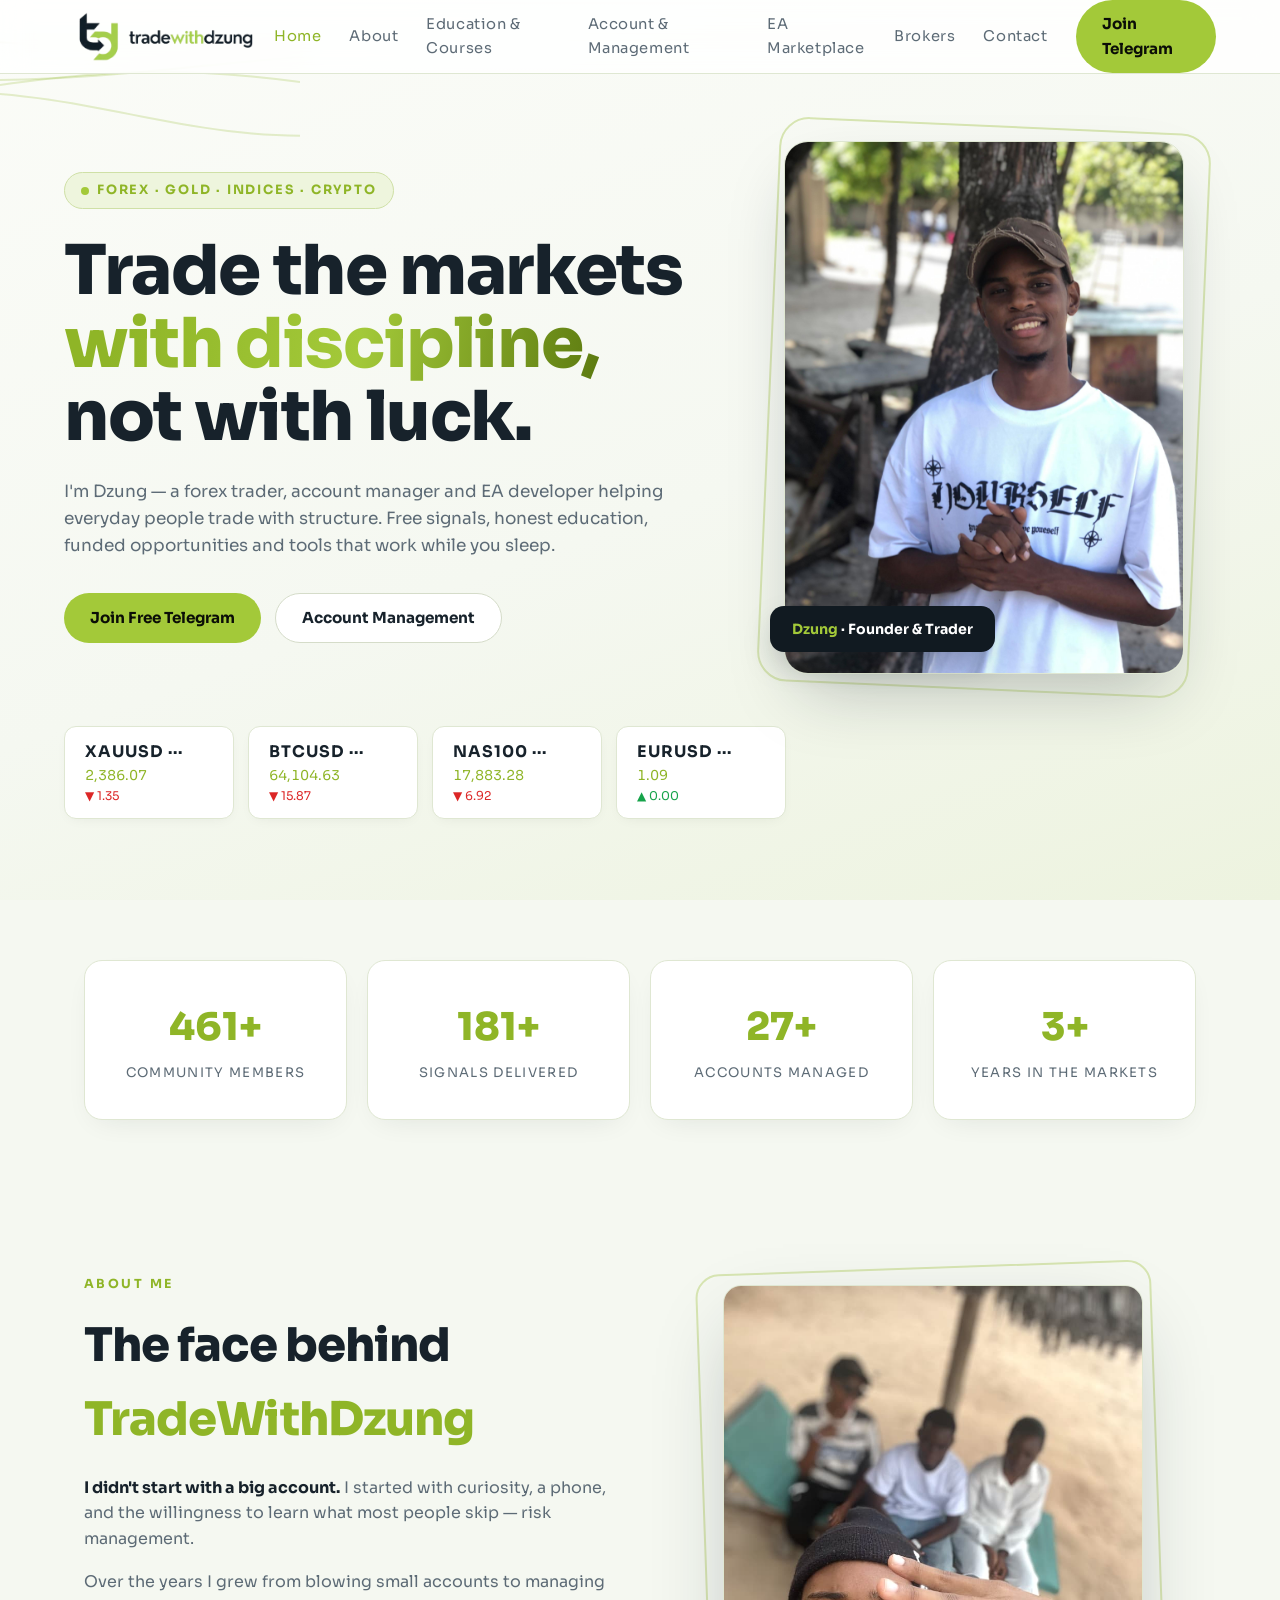
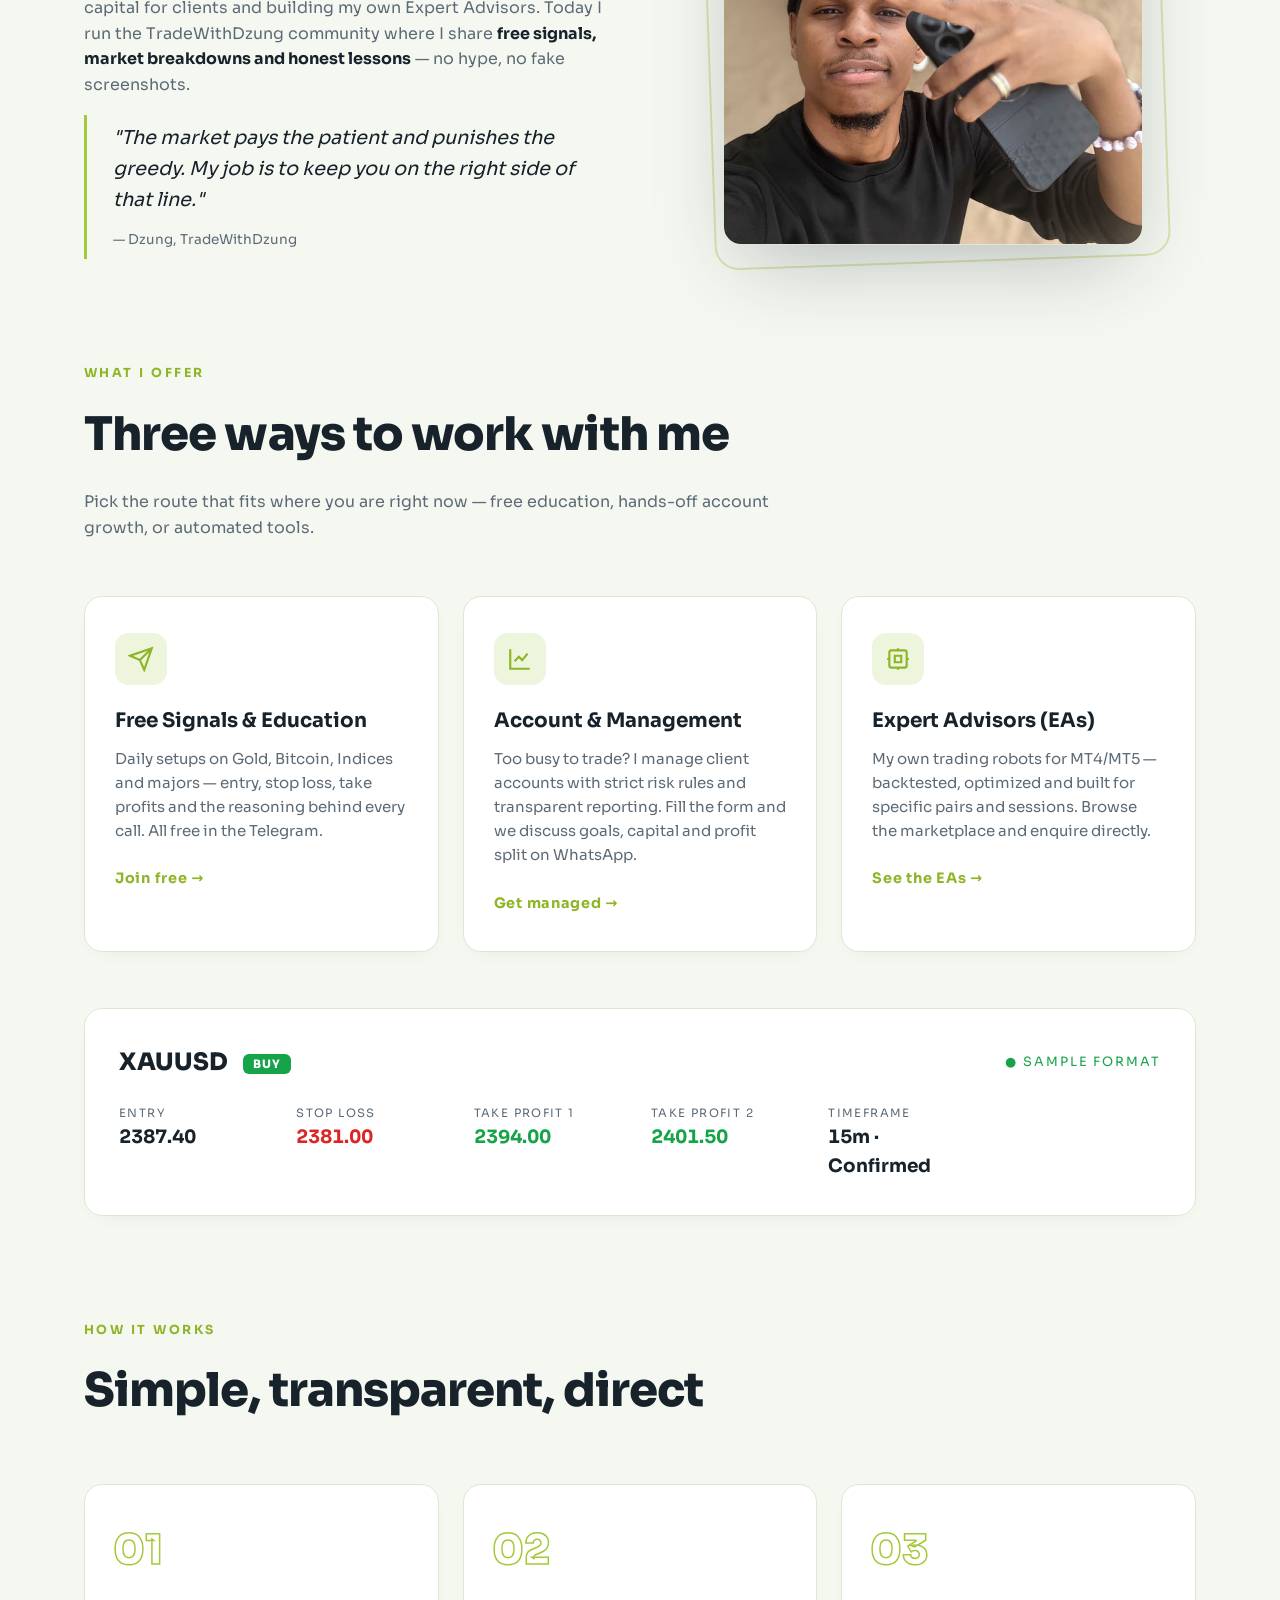
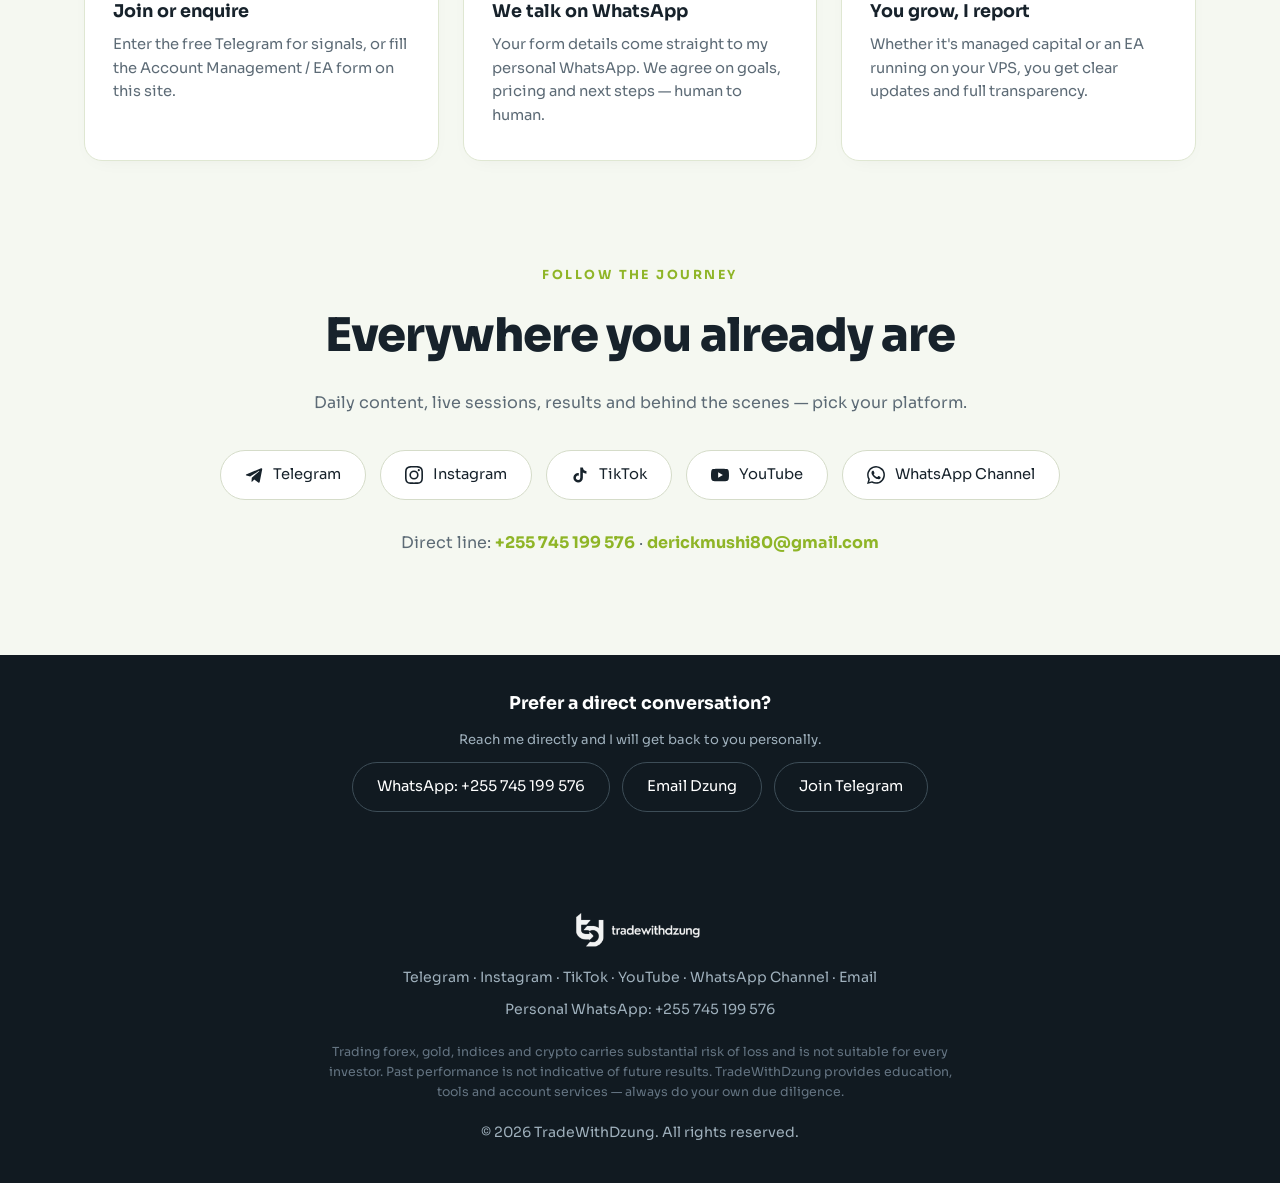
<file: index.html>
<!DOCTYPE html>
<html lang="en">
<head>
<meta charset="UTF-8">
<meta name="viewport" content="width=device-width, initial-scale=1.0">
<link rel="icon" type="image/png" href="logo.png">
<link rel="preconnect" href="https://fonts.googleapis.com">
<link href="https://fonts.googleapis.com/css2?family=Sora:wght@400;600;700;800&display=swap" rel="stylesheet">
<link rel="stylesheet" href="styles.css">
<title>TradeWithDzung — Forex Signals, Account Management &amp; EAs</title>
<meta name="description" content="TradeWithDzung — forex educator, account manager and EA developer. Join the free Telegram and grow with discipline.">
</head>
<body>

  <nav class="nav">
    <a href="index.html"><img src="logo.png" alt="TradeWithDzung"></a>
    <div class="links" id="navLinks">
      <a class="tlink active" href="index.html" style="color:var(--lime)">Home</a>
      <a class="tlink" href="index.html#about">About</a>
      <a class="tlink" href="education.html">Education &amp; Courses</a>
      <a class="tlink" href="account.html">Account &amp; Management</a>
      <a class="tlink" href="eas.html">EA Marketplace</a>
      <a class="tlink" href="brokers.html">Brokers</a>
      <a class="tlink" href="index.html#contact">Contact</a>
      <a class="btn" href="https://t.me/tradewithdzung" target="_blank">Join Telegram</a>
    </div>
    <button class="burger" aria-label="menu"><span></span><span></span><span></span></button>
  </nav>

  <!-- HERO -->
  <header class="hero">
    <canvas id="fx"></canvas>
    <div class="inner">
      <div class="hero-grid">
        <div>
          <div class="tag"><span class="dot"></span> Forex · Gold · Indices · Crypto</div>
          <h1>Trade the markets <span class="grad">with discipline,</span> not with luck.</h1>
          <p class="lead">I'm Dzung — a forex trader, account manager and EA developer helping everyday people trade with structure. Free signals, honest education, funded opportunities and tools that work while you sleep.</p>
          <div class="cta-row">
            <a class="btn" href="https://t.me/tradewithdzung" target="_blank">Join Free Telegram</a>
            <a class="btn ghost" href="account.html">Account Management</a>
          </div>
        </div>
        <div class="hero-photo">
          <img src="dzung.jpg" alt="Dzung — TradeWithDzung founder">
          <div class="float-badge"><b>Dzung</b> · Founder &amp; Trader</div>
        </div>
      </div>
      <div class="ticker">
        <div class="chip" data-sym="XAUUSD"><div class="sym">XAUUSD ···</div><div class="prc">2387.42</div><div class="dir up">▲ 0.00</div></div>
        <div class="chip" data-sym="BTCUSD"><div class="sym">BTCUSD ···</div><div class="prc">64120.50</div><div class="dir up">▲ 0.00</div></div>
        <div class="chip" data-sym="NAS100"><div class="sym">NAS100 ···</div><div class="prc">17890.20</div><div class="dir up">▲ 0.00</div></div>
        <div class="chip" data-sym="EURUSD"><div class="sym">EURUSD ···</div><div class="prc">1.0862</div><div class="dir up">▲ 0.00</div></div>
      </div>
    </div>
  </header>

  <!-- STATS -->
  <div class="stats" style="margin-top:60px">
    <div class="cell"><div class="num" data-count="500" data-suffix="+">0</div><div class="lbl">Community members</div></div>
    <div class="cell"><div class="num" data-count="200" data-suffix="+">0</div><div class="lbl">Signals delivered</div></div>
    <div class="cell"><div class="num" data-count="30" data-suffix="+">0</div><div class="lbl">Accounts managed</div></div>
    <div class="cell"><div class="num" data-count="3" data-suffix="+">0</div><div class="lbl">Years in the markets</div></div>
  </div>

  <!-- ABOUT -->
  <section id="about">
    <div class="grid2">
      <div class="about-txt reveal">
        <span class="kick">About me</span>
        <h2 class="title">The face behind <span style="color:var(--lime)">TradeWithDzung</span></h2>
        <p><strong>I didn't start with a big account.</strong> I started with curiosity, a phone, and the willingness to learn what most people skip — risk management.</p>
        <p>Over the years I grew from blowing small accounts to managing capital for clients and building my own Expert Advisors. Today I run the TradeWithDzung community where I share <strong>free signals, market breakdowns and honest lessons</strong> — no hype, no fake screenshots.</p>
        <div class="quote reveal">
          "The market pays the patient and punishes the greedy. My job is to keep you on the right side of that line."
          <small>— Dzung, TradeWithDzung</small>
        </div>
      </div>
      <div class="about-photo reveal">
        <img src="dzung1.jpeg" alt="Dzung — TradeWithDzung founder">
      </div>
    </div>
  </section>

  <!-- SERVICES -->
  <section id="services" style="padding-top:0">
    <span class="kick">What I offer</span>
    <h2 class="title">Three ways to work with me</h2>
    <p class="sub">Pick the route that fits where you are right now — free education, hands-off account growth, or automated tools.</p>
    <div class="cards">
      <div class="card reveal">
        <div class="ic"><svg width="26" height="26" viewBox="0 0 24 24" fill="none" stroke="currentColor" stroke-width="2"><path d="M22 2L11 13M22 2l-7 20-4-9-9-4 20-7z"/></svg></div>
        <h3>Free Signals &amp; Education</h3>
        <p>Daily setups on Gold, Bitcoin, Indices and majors — entry, stop loss, take profits and the reasoning behind every call. All free in the Telegram.</p>
        <a class="more" href="https://t.me/tradewithdzung" target="_blank">Join free →</a>
      </div>
      <div class="card reveal">
        <div class="ic"><svg width="26" height="26" viewBox="0 0 24 24" fill="none" stroke="currentColor" stroke-width="2"><path d="M3 3v18h18M7 14l4-4 3 3 5-6"/></svg></div>
        <h3>Account &amp; Management</h3>
        <p>Too busy to trade? I manage client accounts with strict risk rules and transparent reporting. Fill the form and we discuss goals, capital and profit split on WhatsApp.</p>
        <a class="more" href="account.html">Get managed →</a>
      </div>
      <div class="card reveal">
        <div class="ic"><svg width="26" height="26" viewBox="0 0 24 24" fill="none" stroke="currentColor" stroke-width="2"><rect x="4" y="4" width="16" height="16" rx="2"/><path d="M9 9h6v6H9zM4 12h-2M22 12h-2M12 4V2M12 22v-2"/></svg></div>
        <h3>Expert Advisors (EAs)</h3>
        <p>My own trading robots for MT4/MT5 — backtested, optimized and built for specific pairs and sessions. Browse the marketplace and enquire directly.</p>
        <a class="more" href="eas.html">See the EAs →</a>
      </div>
    </div>

    <!-- sample signal -->
    <div class="signal reveal">
      <div class="s-top">
        <div class="pair">XAUUSD <span class="side">BUY</span></div>
        <div class="live">● Sample format</div>
      </div>
      <div class="row"><small>Entry</small><b>2387.40</b></div>
      <div class="row"><small>Stop loss</small><b style="color:#dc2626">2381.00</b></div>
      <div class="row"><small>Take profit 1</small><b style="color:#16a34a">2394.00</b></div>
      <div class="row"><small>Take profit 2</small><b style="color:#16a34a">2401.50</b></div>
      <div class="row"><small>Timeframe</small><b>15m · Confirmed</b></div>
    </div>
  </section>

  <!-- HOW IT WORKS -->
  <section style="padding-top:0">
    <span class="kick">How it works</span>
    <h2 class="title">Simple, transparent, direct</h2>
    <div class="steps">
      <div class="step reveal"><h3>Join or enquire</h3><p>Enter the free Telegram for signals, or fill the Account Management / EA form on this site.</p></div>
      <div class="step reveal"><h3>We talk on WhatsApp</h3><p>Your form details come straight to my personal WhatsApp. We agree on goals, pricing and next steps — human to human.</p></div>
      <div class="step reveal"><h3>You grow, I report</h3><p>Whether it's managed capital or an EA running on your VPS, you get clear updates and full transparency.</p></div>
    </div>
  </section>

  <!-- CONTACT -->
  <section id="contact" style="padding-top:0;text-align:center">
    <span class="kick">Follow the journey</span>
    <h2 class="title">Everywhere you already are</h2>
    <p class="sub" style="margin:0 auto 34px">Daily content, live sessions, results and behind the scenes — pick your platform.</p>
    <div style="display:flex;gap:14px;flex-wrap:wrap;justify-content:center">
      <a class="soc" href="https://t.me/tradewithdzung" target="_blank"><svg viewBox="0 0 24 24"><path d="M9.04 15.7l-.38 5.36c.55 0 .79-.24 1.08-.52l2.6-2.48 5.38 3.94c.99.55 1.69.26 1.96-.9L22.9 4.6c.32-1.45-.52-2.02-1.48-1.66L2.2 10.9c-1.42.55-1.4 1.34-.24 1.7l4.93 1.53L18.26 6.8c.6-.4 1.14-.18.7.22z"/></svg> Telegram</a>
      <a class="soc" href="https://www.instagram.com/tradewithdzung?stkn=azIyY24zc2JjOWRv" target="_blank"><svg viewBox="0 0 24 24"><path d="M12 2.16c3.2 0 3.58.01 4.85.07 3.25.15 4.77 1.69 4.92 4.92.06 1.27.07 1.65.07 4.85s-.01 3.58-.07 4.85c-.15 3.23-1.66 4.77-4.92 4.92-1.27.06-1.64.07-4.85.07s-3.58-.01-4.85-.07c-3.26-.15-4.77-1.7-4.92-4.92C2.17 15.58 2.16 15.2 2.16 12s.01-3.58.07-4.85C2.38 3.92 3.9 2.38 7.15 2.23 8.42 2.17 8.8 2.16 12 2.16zM12 0C8.74 0 8.33.01 7.05.07 2.7.27.27 2.69.07 7.05.01 8.33 0 8.74 0 12s.01 3.67.07 4.95c.2 4.36 2.62 6.78 6.98 6.98C8.33 23.99 8.74 24 12 24s3.67-.01 4.95-.07c4.35-.2 6.78-2.62 6.98-6.98.06-1.28.07-1.69.07-4.95s-.01-3.67-.07-4.95C23.78 2.7 21.36.27 17 .07 15.67.01 15.26 0 12 0zm0 5.84A6.16 6.16 0 1 0 18.16 12 6.16 6.16 0 0 0 12 5.84zm0 10.15A4 4 0 1 1 16 12a4 4 0 0 1-4 3.99zm6.4-11.85a1.44 1.44 0 1 0 1.44 1.44 1.44 1.44 0 0 0-1.44-1.44z"/></svg> Instagram</a>
      <a class="soc" href="https://www.tiktok.com/@tradewithdzung?_r=1&_t=ZS-99aoD9HJnmC" target="_blank"><svg viewBox="0 0 24 24"><path d="M19.59 6.69a4.83 4.83 0 0 1-3.77-4.25V2h-3.45v13.67a2.9 2.9 0 1 1-2.01-2.77V9.39a6.34 6.34 0 1 0 5.46 6.28V8.69a8.16 8.16 0 0 0 4.77 1.52v-3.4a4.85 4.85 0 0 1-1-.12z"/></svg> TikTok</a>
      <a class="soc" href="https://youtube.com/@tradewithdzung?si=ZJ-uL6FaXeh6e82T" target="_blank"><svg viewBox="0 0 24 24"><path d="M23.5 6.19a3.02 3.02 0 0 0-2.12-2.14C19.5 3.55 12 3.55 12 3.55s-7.5 0-9.38.5A3.02 3.02 0 0 0 .5 6.19C0 8.07 0 12 0 12s0 3.93.5 5.81a3.02 3.02 0 0 0 2.12 2.14c1.88.5 9.38.5 9.38.5s7.5 0 9.38-.5a3.02 3.02 0 0 0 2.12-2.14C24 15.93 24 12 24 12s0-3.93-.5-5.81zM9.55 15.57V8.43L15.82 12z"/></svg> YouTube</a>
      <a class="soc" href="https://whatsapp.com/channel/0029Vb87YiJAzNc2whz7le1A" target="_blank"><svg viewBox="0 0 24 24"><path d="M17.47 14.38c-.3-.15-1.76-.87-2.03-.97-.27-.1-.47-.15-.67.15-.2.3-.77.97-.94 1.17-.17.2-.35.22-.64.07-.3-.15-1.26-.46-2.4-1.47-.89-.79-1.49-1.77-1.66-2.07-.17-.3-.02-.46.13-.61.13-.13.3-.35.44-.52.15-.17.2-.3.3-.5.1-.2.05-.37-.02-.52-.08-.15-.67-1.62-.92-2.22-.24-.58-.49-.5-.67-.51h-.57c-.2 0-.52.07-.8.37-.27.3-1.04 1.02-1.04 2.5 0 1.47 1.07 2.9 1.22 3.1.15.2 2.1 3.2 5.1 4.49.71.3 1.27.49 1.7.63.72.23 1.37.2 1.88.12.57-.09 1.76-.72 2-1.42.25-.7.25-1.29.18-1.42-.08-.12-.28-.2-.57-.34zm-5.42 7.4h-.01a9.87 9.87 0 0 1-5.03-1.38l-.36-.21-3.74.98 1-3.65-.24-.37a9.86 9.86 0 1 1 8.38 4.63zm8.42-18.3A11.82 11.82 0 0 0 12.05 0C5.5 0 .16 5.33.16 11.89c0 2.1.55 4.14 1.59 5.95L.06 24l6.3-1.65a11.88 11.88 0 0 0 5.68 1.45h.01c6.55 0 11.89-5.34 11.89-11.9 0-3.18-1.24-6.16-3.47-8.41z"/></svg> WhatsApp Channel</a>
    </div>
    <p style="margin-top:30px;color:var(--mut)">Direct line: <a href="https://wa.me/255745199576" target="_blank" style="color:var(--lime);text-decoration:none;font-weight:700">+255 745 199 576</a> · <a href="mailto:derickmushi80@gmail.com" style="color:var(--lime);text-decoration:none;font-weight:700">derickmushi80@gmail.com</a></p>
  </section>

  <div class="socials socials-secondary">
    <a class="soc direct-contact" href="https://wa.me/255745199576" target="_blank">WhatsApp: +255 745 199 576</a>
    <a class="soc direct-contact" href="mailto:derickmushi80@gmail.com">Email Dzung</a>
    <a class="soc direct-contact" href="https://t.me/tradewithdzung" target="_blank">Join Telegram</a>
    <a class="soc" href="https://t.me/tradewithdzung" target="_blank"><svg viewBox="0 0 24 24"><path d="M9.04 15.7l-.38 5.36c.55 0 .79-.24 1.08-.52l2.6-2.48 5.38 3.94c.99.55 1.69.26 1.96-.9L22.9 4.6c.32-1.45-.52-2.02-1.48-1.66L2.2 10.9c-1.42.55-1.4 1.34-.24 1.7l4.93 1.53L18.26 6.8c.6-.4 1.14-.18.7.22z"/></svg> Telegram</a>
    <a class="soc" href="https://www.instagram.com/tradewithdzung?stkn=azIyY24zc2JjOWRv" target="_blank"><svg viewBox="0 0 24 24"><path d="M12 2.16c3.2 0 3.58.01 4.85.07 3.25.15 4.77 1.69 4.92 4.92.06 1.27.07 1.65.07 4.85s-.01 3.58-.07 4.85c-.15 3.23-1.66 4.77-4.92 4.92-1.27.06-1.64.07-4.85.07s-3.58-.01-4.85-.07c-3.26-.15-4.77-1.7-4.92-4.92C2.17 15.58 2.16 15.2 2.16 12s.01-3.58.07-4.85C2.38 3.92 3.9 2.38 7.15 2.23 8.42 2.17 8.8 2.16 12 2.16zM12 0C8.74 0 8.33.01 7.05.07 2.7.27.27 2.69.07 7.05.01 8.33 0 8.74 0 12s.01 3.67.07 4.95c.2 4.36 2.62 6.78 6.98 6.98C8.33 23.99 8.74 24 12 24s3.67-.01 4.95-.07c4.35-.2 6.78-2.62 6.98-6.98.06-1.28.07-1.69.07-4.95s-.01-3.67-.07-4.95C23.78 2.7 21.36.27 17 .07 15.67.01 15.26 0 12 0zm0 5.84A6.16 6.16 0 1 0 18.16 12 6.16 6.16 0 0 0 12 5.84zm0 10.15A4 4 0 1 1 16 12a4 4 0 0 1-4 3.99zm6.4-11.85a1.44 1.44 0 1 0 1.44 1.44 1.44 1.44 0 0 0-1.44-1.44z"/></svg> Instagram</a>
    <a class="soc" href="https://www.tiktok.com/@tradewithdzung?_r=1&_t=ZS-99aoD9HJnmC" target="_blank"><svg viewBox="0 0 24 24"><path d="M19.59 6.69a4.83 4.83 0 0 1-3.77-4.25V2h-3.45v13.67a2.9 2.9 0 1 1-2.01-2.77V9.39a6.34 6.34 0 1 0 5.46 6.28V8.69a8.16 8.16 0 0 0 4.77 1.52v-3.4a4.85 4.85 0 0 1-1-.12z"/></svg> TikTok</a>
    <a class="soc" href="https://youtube.com/@tradewithdzung?si=ZJ-uL6FaXeh6e82T" target="_blank"><svg viewBox="0 0 24 24"><path d="M23.5 6.19a3.02 3.02 0 0 0-2.12-2.14C19.5 3.55 12 3.55 12 3.55s-7.5 0-9.38.5A3.02 3.02 0 0 0 .5 6.19C0 8.07 0 12 0 12s0 3.93.5 5.81a3.02 3.02 0 0 0 2.12 2.14c1.88.5 9.38.5 9.38.5s7.5 0 9.38-.5a3.02 3.02 0 0 0 2.12-2.14C24 15.93 24 12 24 12s0-3.93-.5-5.81zM9.55 15.57V8.43L15.82 12z"/></svg> YouTube</a>
    <a class="soc" href="https://whatsapp.com/channel/0029Vb87YiJAzNc2whz7le1A" target="_blank"><svg viewBox="0 0 24 24"><path d="M17.47 14.38c-.3-.15-1.76-.87-2.03-.97-.27-.1-.47-.15-.67.15-.2.3-.77.97-.94 1.17-.17.2-.35.22-.64.07-.3-.15-1.26-.46-2.4-1.47-.89-.79-1.49-1.77-1.66-2.07-.17-.3-.02-.46.13-.61.13-.13.3-.35.44-.52.15-.17.2-.3.3-.5.1-.2.05-.37-.02-.52-.08-.15-.67-1.62-.92-2.22-.24-.58-.49-.5-.67-.51h-.57c-.2 0-.52.07-.8.37-.27.3-1.04 1.02-1.04 2.5 0 1.47 1.07 2.9 1.22 3.1.15.2 2.1 3.2 5.1 4.49.71.3 1.27.49 1.7.63.72.23 1.37.2 1.88.12.57-.09 1.76-.72 2-1.42.25-.7.25-1.29.18-1.42-.08-.12-.28-.2-.57-.34zm-5.42 7.4h-.01a9.87 9.87 0 0 1-5.03-1.38l-.36-.21-3.74.98 1-3.65-.24-.37a9.86 9.86 0 1 1 8.38 4.63zm8.42-18.3A11.82 11.82 0 0 0 12.05 0C5.5 0 .16 5.33.16 11.89c0 2.1.55 4.14 1.59 5.95L.06 24l6.3-1.65a11.88 11.88 0 0 0 5.68 1.45h.01c6.55 0 11.89-5.34 11.89-11.9 0-3.18-1.24-6.16-3.47-8.41z"/></svg> WhatsApp Channel</a>
  </div>

  <footer>
    <img class="flogo" src="logo.png" alt="TradeWithDzung">
    <p>
      <a href="https://t.me/tradewithdzung" target="_blank">Telegram</a> ·
      <a href="https://www.instagram.com/tradewithdzung?stkn=azIyY24zc2JjOWRv" target="_blank">Instagram</a> ·
      <a href="https://www.tiktok.com/@tradewithdzung?_r=1&_t=ZS-99aoD9HJnmC" target="_blank">TikTok</a> ·
      <a href="https://youtube.com/@tradewithdzung?si=ZJ-uL6FaXeh6e82T" target="_blank">YouTube</a> ·
      <a href="https://whatsapp.com/channel/0029Vb87YiJAzNc2whz7le1A" target="_blank">WhatsApp Channel</a> ·
      <a href="mailto:derickmushi80@gmail.com">Email</a>
    </p>
    <p style="margin-top:10px">Personal WhatsApp: <a href="https://wa.me/255745199576" target="_blank">+255 745 199 576</a></p>
    <p class="risk">Trading forex, gold, indices and crypto carries substantial risk of loss and is not suitable for every investor. Past performance is not indicative of future results. TradeWithDzung provides education, tools and account services — always do your own due diligence.</p>
    <p style="margin-top:18px">© 2026 TradeWithDzung. All rights reserved.</p>
  </footer>

<script src="script.js"></script>
</body>
</html>
</file>
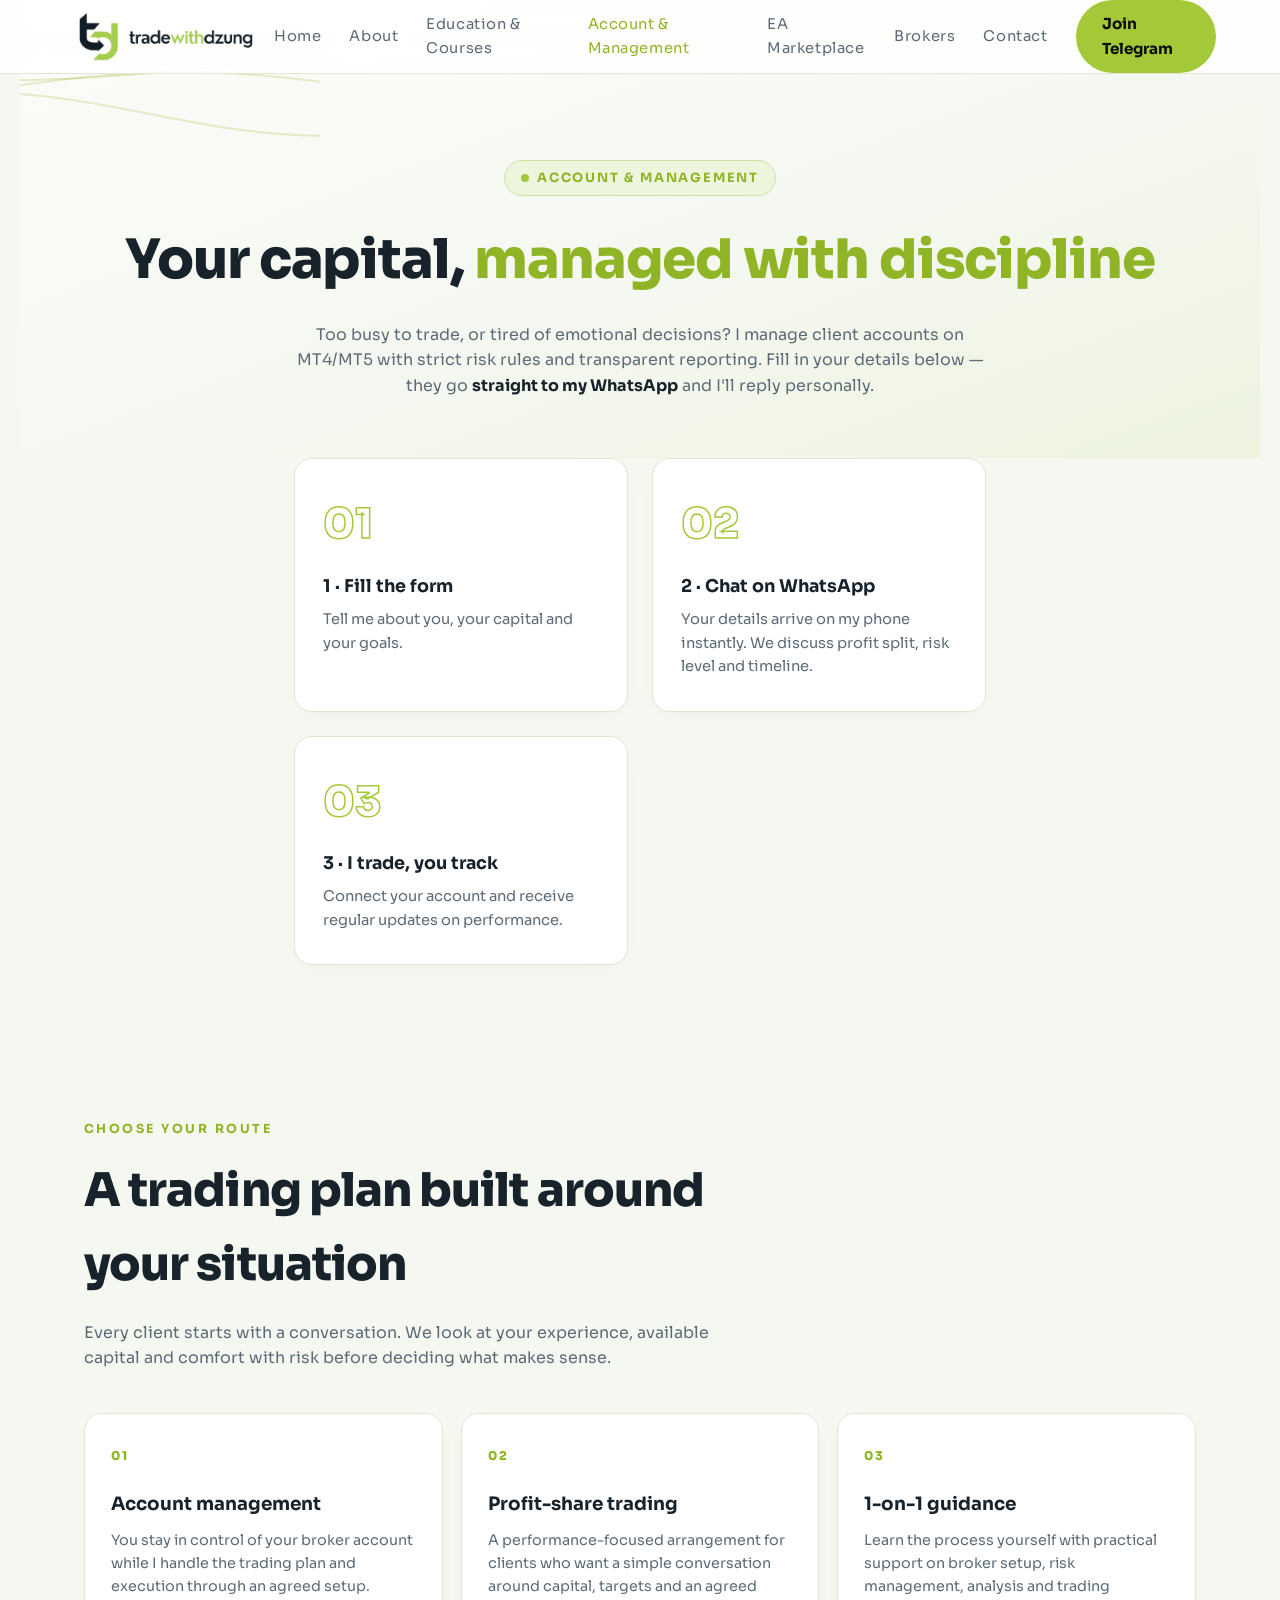
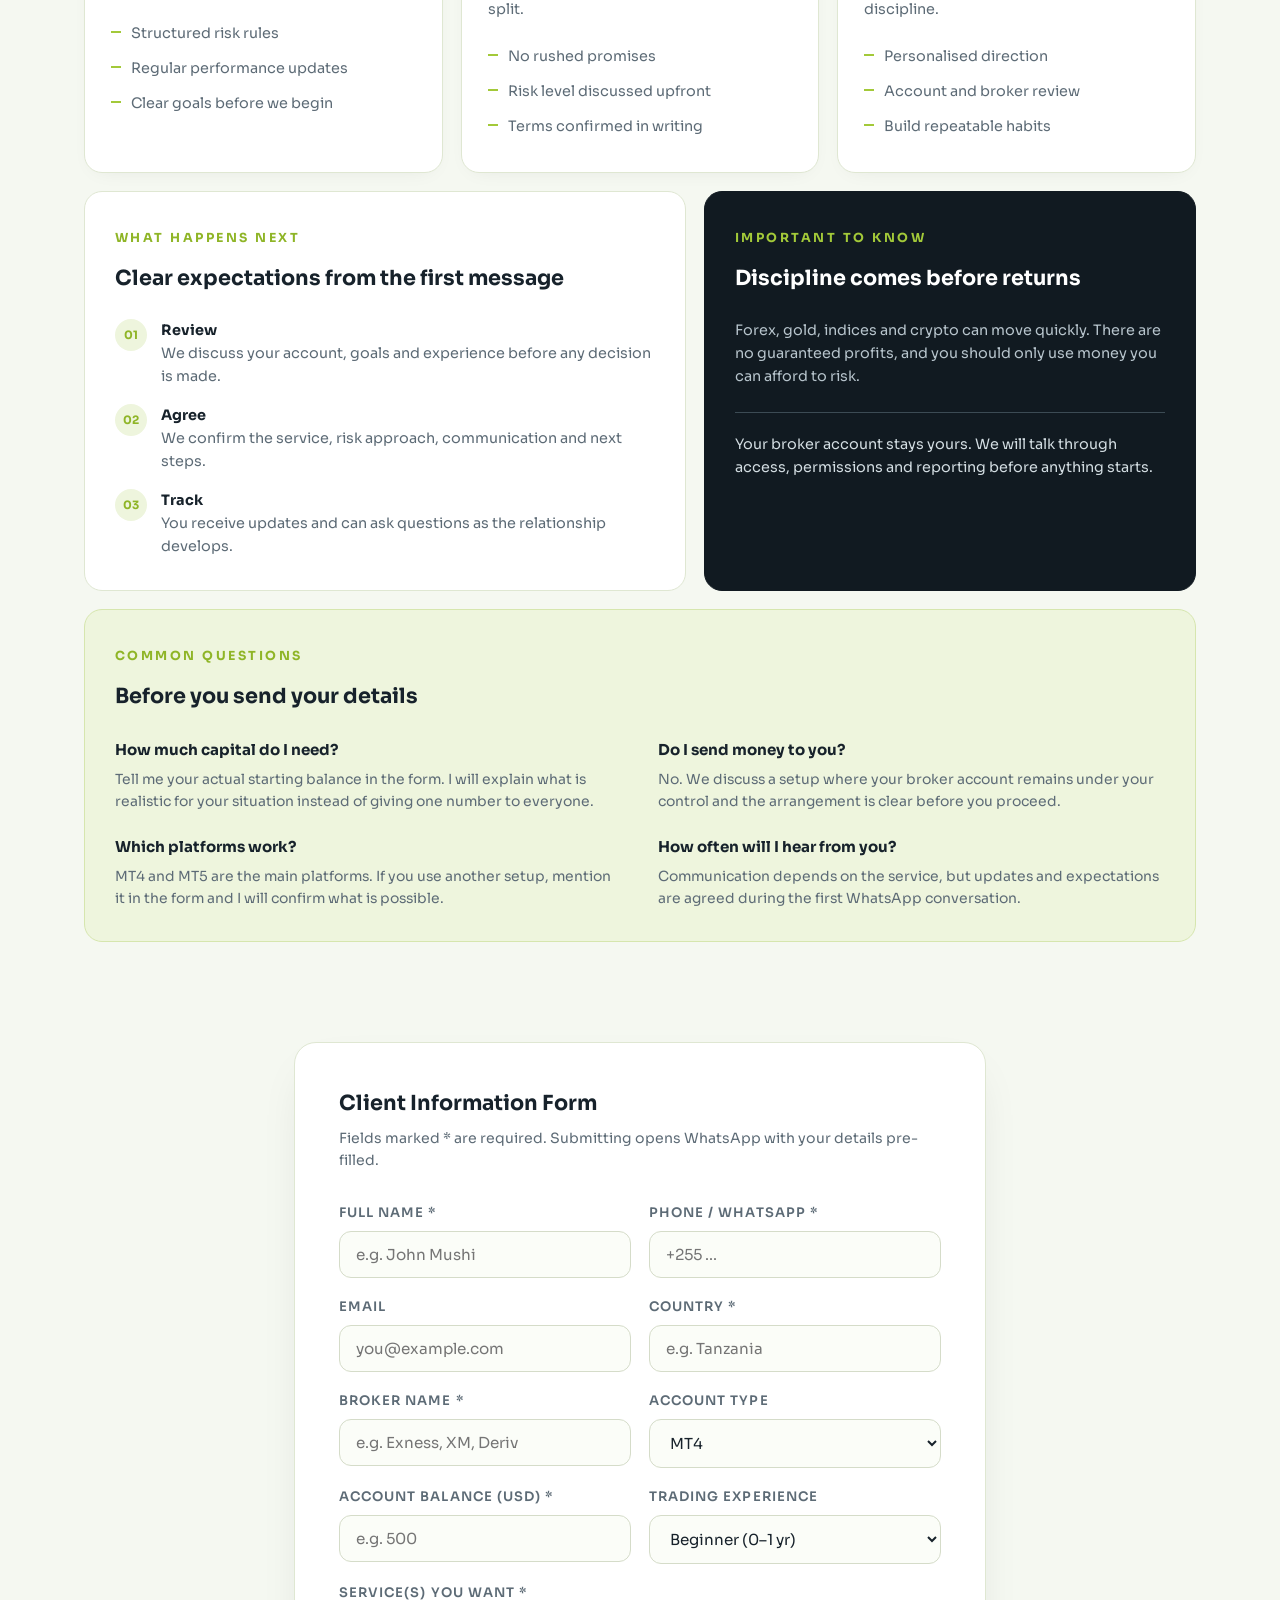
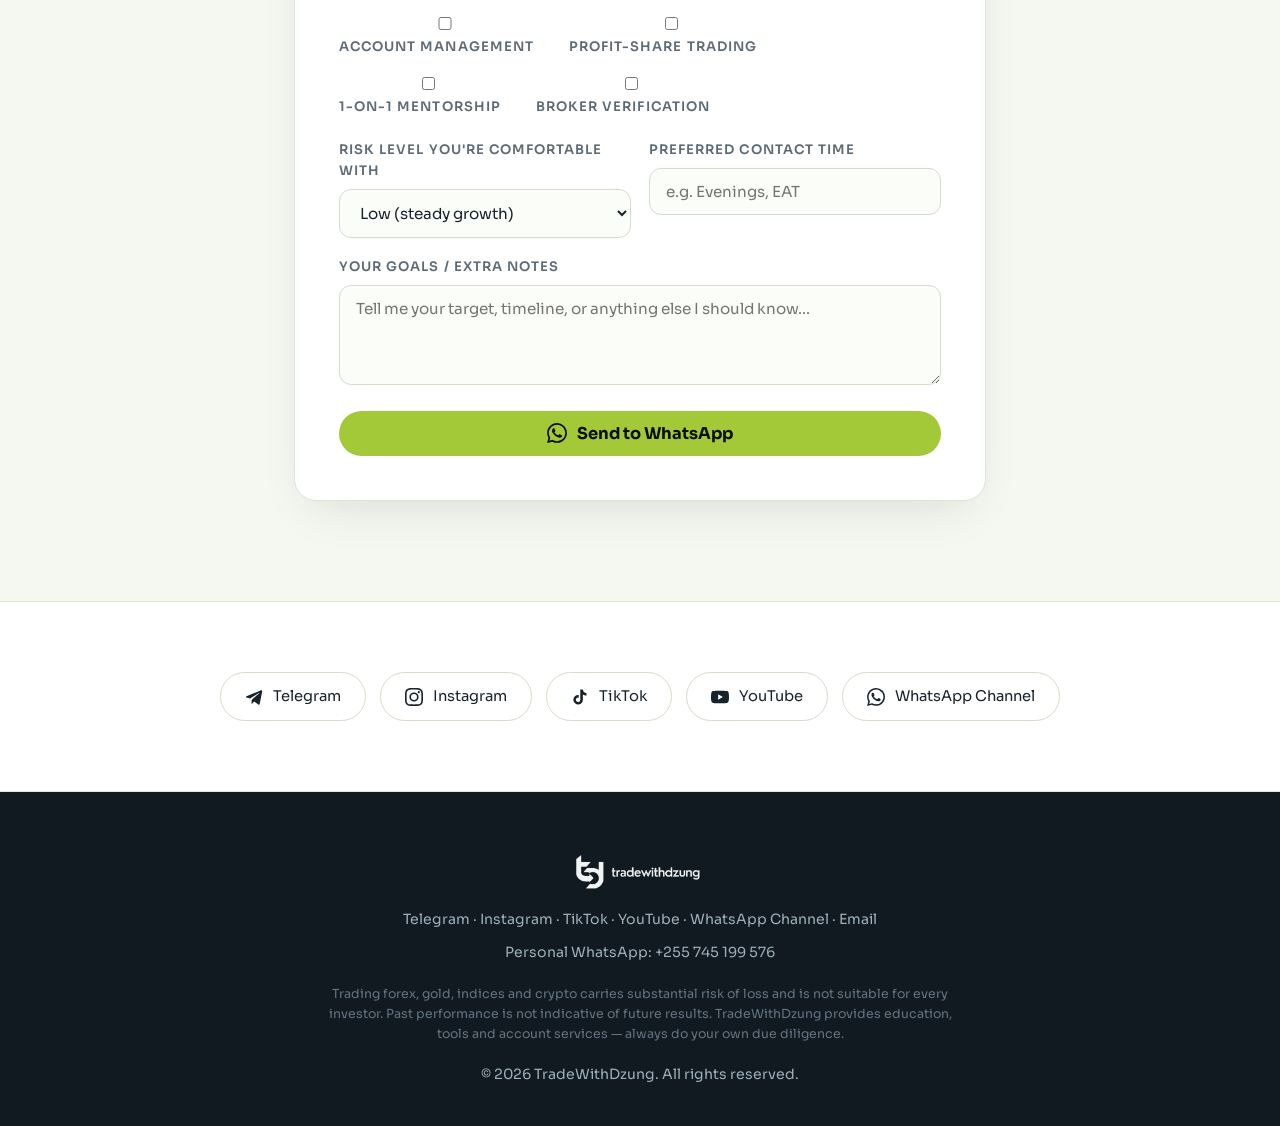
<file: account.html>
<!DOCTYPE html>
<html lang="en">
<head>
<meta charset="UTF-8">
<meta name="viewport" content="width=device-width, initial-scale=1.0">
<link rel="icon" type="image/png" href="logo.png">
<link rel="preconnect" href="https://fonts.googleapis.com">
<link href="https://fonts.googleapis.com/css2?family=Sora:wght@400;600;700;800&display=swap" rel="stylesheet">
<link rel="stylesheet" href="styles.css">
<title>Account &amp; Management — TradeWithDzung</title>
<meta name="description" content="Professional forex account management. Fill the form and your details go directly to Dzung's WhatsApp.">
</head>
<body>

  <nav class="nav">
    <a href="index.html"><img src="logo.png" alt="TradeWithDzung"></a>
    <div class="links" id="navLinks">
      <a class="tlink" href="index.html">Home</a>
      <a class="tlink" href="index.html#about">About</a>
      <a class="tlink" href="education.html">Education &amp; Courses</a>
      <a class="tlink active" href="account.html" style="color:var(--lime)">Account &amp; Management</a>
      <a class="tlink" href="eas.html">EA Marketplace</a>
      <a class="tlink" href="brokers.html">Brokers</a>
      <a class="tlink" href="index.html#contact">Contact</a>
      <a class="btn" href="https://t.me/tradewithdzung" target="_blank">Join Telegram</a>
    </div>
    <button class="burger" aria-label="menu"><span></span><span></span><span></span></button>
  </nav>

  <section class="page-hero" aria-labelledby="account-hero-title">
    <canvas id="fx" aria-hidden="true"></canvas>
    <div class="tag" style="margin-bottom:20px"><span class="dot"></span> Account &amp; Management</div>
    <h1 id="account-hero-title">Your capital, <span style="color:var(--lime)">managed with discipline</span></h1>
    <p>Too busy to trade, or tired of emotional decisions? I manage client accounts on MT4/MT5 with strict risk rules and transparent reporting. Fill in your details below — they go <strong style="color:var(--ink)">straight to my WhatsApp</strong> and I'll reply personally.</p>
  </section>

  <div class="form-wrap">
    <div class="steps" style="margin:0 0 40px">
      <div class="step reveal"><h3>1 · Fill the form</h3><p>Tell me about you, your capital and your goals.</p></div>
      <div class="step reveal"><h3>2 · Chat on WhatsApp</h3><p>Your details arrive on my phone instantly. We discuss profit split, risk level and timeline.</p></div>
      <div class="step reveal"><h3>3 · I trade, you track</h3><p>Connect your account and receive regular updates on performance.</p></div>
    </div>
  </div>

  <section class="account-overview">
    <div class="overview-heading reveal">
      <span class="kick">Choose your route</span>
      <h2 class="title">A trading plan built around your situation</h2>
      <p class="sub">Every client starts with a conversation. We look at your experience, available capital and comfort with risk before deciding what makes sense.</p>
    </div>

    <div class="account-options">
      <article class="account-option reveal">
        <span class="option-number">01</span>
        <h3>Account management</h3>
        <p>You stay in control of your broker account while I handle the trading plan and execution through an agreed setup.</p>
        <ul><li>Structured risk rules</li><li>Regular performance updates</li><li>Clear goals before we begin</li></ul>
      </article>
      <article class="account-option reveal">
        <span class="option-number">02</span>
        <h3>Profit-share trading</h3>
        <p>A performance-focused arrangement for clients who want a simple conversation around capital, targets and an agreed split.</p>
        <ul><li>No rushed promises</li><li>Risk level discussed upfront</li><li>Terms confirmed in writing</li></ul>
      </article>
      <article class="account-option reveal">
        <span class="option-number">03</span>
        <h3>1-on-1 guidance</h3>
        <p>Learn the process yourself with practical support on broker setup, risk management, analysis and trading discipline.</p>
        <ul><li>Personalised direction</li><li>Account and broker review</li><li>Build repeatable habits</li></ul>
      </article>
    </div>

    <div class="account-detail-grid">
      <div class="detail-panel reveal">
        <span class="kick">What happens next</span>
        <h3>Clear expectations from the first message</h3>
        <div class="detail-list">
          <div><b>01</b><p><strong>Review</strong><br>We discuss your account, goals and experience before any decision is made.</p></div>
          <div><b>02</b><p><strong>Agree</strong><br>We confirm the service, risk approach, communication and next steps.</p></div>
          <div><b>03</b><p><strong>Track</strong><br>You receive updates and can ask questions as the relationship develops.</p></div>
        </div>
      </div>
      <div class="detail-panel detail-panel-dark reveal">
        <span class="kick">Important to know</span>
        <h3>Discipline comes before returns</h3>
        <p>Forex, gold, indices and crypto can move quickly. There are no guaranteed profits, and you should only use money you can afford to risk.</p>
        <p class="detail-note">Your broker account stays yours. We will talk through access, permissions and reporting before anything starts.</p>
      </div>
    </div>

    <div class="account-faq reveal">
      <span class="kick">Common questions</span>
      <h3>Before you send your details</h3>
      <div class="faq-grid">
        <div><b>How much capital do I need?</b><p>Tell me your actual starting balance in the form. I will explain what is realistic for your situation instead of giving one number to everyone.</p></div>
        <div><b>Do I send money to you?</b><p>No. We discuss a setup where your broker account remains under your control and the arrangement is clear before you proceed.</p></div>
        <div><b>Which platforms work?</b><p>MT4 and MT5 are the main platforms. If you use another setup, mention it in the form and I will confirm what is possible.</p></div>
        <div><b>How often will I hear from you?</b><p>Communication depends on the service, but updates and expectations are agreed during the first WhatsApp conversation.</p></div>
      </div>
    </div>
  </section>

  <div class="form-wrap">

    <form class="form-card reveal" id="acctForm">
      <h3>Client Information Form</h3>
      <p class="fnote">Fields marked * are required. Submitting opens WhatsApp with your details pre-filled.</p>

      <div class="frow">
        <div class="field"><label>Full name *</label><input name="Full name" required placeholder="e.g. John Mushi"></div>
        <div class="field"><label>Phone / WhatsApp *</label><input name="Phone" required placeholder="+255 ..."></div>
      </div>
      <div class="frow">
        <div class="field"><label>Email</label><input type="email" name="Email" placeholder="you@example.com"></div>
        <div class="field"><label>Country *</label><input name="Country" required placeholder="e.g. Tanzania"></div>
      </div>
      <div class="frow">
        <div class="field"><label>Broker name *</label><input name="Broker" required placeholder="e.g. Exness, XM, Deriv"></div>
        <div class="field"><label>Account type</label>
          <select name="Account type">
            <option>MT4</option><option>MT5</option><option>cTrader</option><option>Other</option>
          </select>
        </div>
      </div>
      <div class="frow">
        <div class="field"><label>Account balance (USD) *</label><input name="Balance (USD)" required placeholder="e.g. 500"></div>
        <div class="field"><label>Trading experience</label>
          <select name="Experience">
            <option>Beginner (0–1 yr)</option><option>Intermediate (1–3 yrs)</option><option>Advanced (3+ yrs)</option>
          </select>
        </div>
      </div>

      <div class="field"><label>Service(s) you want *</label>
        <div style="display:flex;gap:18px;flex-wrap:wrap;color:var(--mut);font-size:.92rem;padding:4px 0">
          <label><input type="checkbox" name="services" value="Account Management"> Account Management</label>
          <label><input type="checkbox" name="services" value="Profit-share Trading"> Profit-share Trading</label>
          <label><input type="checkbox" name="services" value="1-on-1 Mentorship"> 1-on-1 Mentorship</label>
          <label><input type="checkbox" name="services" value="Broker Verification"> Broker Verification</label>
        </div>
      </div>

      <div class="frow">
        <div class="field"><label>Risk level you're comfortable with</label>
          <select name="Risk level">
            <option>Low (steady growth)</option><option>Medium (balanced)</option><option>High (aggressive)</option>
          </select>
        </div>
        <div class="field"><label>Preferred contact time</label><input name="Best time to contact" placeholder="e.g. Evenings, EAT"></div>
      </div>

      <div class="field"><label>Your goals / extra notes</label>
        <textarea name="Notes" placeholder="Tell me your target, timeline, or anything else I should know..."></textarea>
      </div>

      <button type="submit" class="btn wa-send"><svg viewBox="0 0 24 24"><path d="M17.47 14.38c-.3-.15-1.76-.87-2.03-.97-.27-.1-.47-.15-.67.15-.2.3-.77.97-.94 1.17-.17.2-.35.22-.64.07-.3-.15-1.26-.46-2.4-1.47-.89-.79-1.49-1.77-1.66-2.07-.17-.3-.02-.46.13-.61.13-.13.3-.35.44-.52.15-.17.2-.3.3-.5.1-.2.05-.37-.02-.52-.08-.15-.67-1.62-.92-2.22-.24-.58-.49-.5-.67-.51h-.57c-.2 0-.52.07-.8.37-.27.3-1.04 1.02-1.04 2.5 0 1.47 1.07 2.9 1.22 3.1.15.2 2.1 3.2 5.1 4.49.71.3 1.27.49 1.7.63.72.23 1.37.2 1.88.12.57-.09 1.76-.72 2-1.42.25-.7.25-1.29.18-1.42-.08-.12-.28-.2-.57-.34zm-5.42 7.4h-.01a9.87 9.87 0 0 1-5.03-1.38l-.36-.21-3.74.98 1-3.65-.24-.37a9.86 9.86 0 1 1 8.38 4.63zm8.42-18.3A11.82 11.82 0 0 0 12.05 0C5.5 0 .16 5.33.16 11.89c0 2.1.55 4.14 1.59 5.95L.06 24l6.3-1.65a11.88 11.88 0 0 0 5.68 1.45h.01c6.55 0 11.89-5.34 11.89-11.9 0-3.18-1.24-6.16-3.47-8.41z"/></svg> Send to WhatsApp</button>
      <div class="form-ok" id="acctOk">✔ WhatsApp opened with your details. If it didn't, message me directly at +255 745 199 576.</div>
    </form>
  </div>

  <div class="socials">
    <a class="soc" href="https://t.me/tradewithdzung" target="_blank"><svg viewBox="0 0 24 24"><path d="M9.04 15.7l-.38 5.36c.55 0 .79-.24 1.08-.52l2.6-2.48 5.38 3.94c.99.55 1.69.26 1.96-.9L22.9 4.6c.32-1.45-.52-2.02-1.48-1.66L2.2 10.9c-1.42.55-1.4 1.34-.24 1.7l4.93 1.53L18.26 6.8c.6-.4 1.14-.18.7.22z"/></svg> Telegram</a>
    <a class="soc" href="https://www.instagram.com/tradewithdzung?stkn=azIyY24zc2JjOWRv" target="_blank"><svg viewBox="0 0 24 24"><path d="M12 2.16c3.2 0 3.58.01 4.85.07 3.25.15 4.77 1.69 4.92 4.92.06 1.27.07 1.65.07 4.85s-.01 3.58-.07 4.85c-.15 3.23-1.66 4.77-4.92 4.92-1.27.06-1.64.07-4.85.07s-3.58-.01-4.85-.07c-3.26-.15-4.77-1.7-4.92-4.92C2.17 15.58 2.16 15.2 2.16 12s.01-3.58.07-4.85C2.38 3.92 3.9 2.38 7.15 2.23 8.42 2.17 8.8 2.16 12 2.16zM12 0C8.74 0 8.33.01 7.05.07 2.7.27.27 2.69.07 7.05.01 8.33 0 8.74 0 12s.01 3.67.07 4.95c.2 4.36 2.62 6.78 6.98 6.98C8.33 23.99 8.74 24 12 24s3.67-.01 4.95-.07c4.35-.2 6.78-2.62 6.98-6.98.06-1.28.07-1.69.07-4.95s-.01-3.67-.07-4.95C23.78 2.7 21.36.27 17 .07 15.67.01 15.26 0 12 0zm0 5.84A6.16 6.16 0 1 0 18.16 12 6.16 6.16 0 0 0 12 5.84zm0 10.15A4 4 0 1 1 16 12a4 4 0 0 1-4 3.99zm6.4-11.85a1.44 1.44 0 1 0 1.44 1.44 1.44 1.44 0 0 0-1.44-1.44z"/></svg> Instagram</a>
    <a class="soc" href="https://www.tiktok.com/@tradewithdzung?_r=1&_t=ZS-99aoD9HJnmC" target="_blank"><svg viewBox="0 0 24 24"><path d="M19.59 6.69a4.83 4.83 0 0 1-3.77-4.25V2h-3.45v13.67a2.9 2.9 0 1 1-2.01-2.77V9.39a6.34 6.34 0 1 0 5.46 6.28V8.69a8.16 8.16 0 0 0 4.77 1.52v-3.4a4.85 4.85 0 0 1-1-.12z"/></svg> TikTok</a>
    <a class="soc" href="https://youtube.com/@tradewithdzung?si=ZJ-uL6FaXeh6e82T" target="_blank"><svg viewBox="0 0 24 24"><path d="M23.5 6.19a3.02 3.02 0 0 0-2.12-2.14C19.5 3.55 12 3.55 12 3.55s-7.5 0-9.38.5A3.02 3.02 0 0 0 .5 6.19C0 8.07 0 12 0 12s0 3.93.5 5.81a3.02 3.02 0 0 0 2.12 2.14c1.88.5 9.38.5 9.38.5s7.5 0 9.38-.5a3.02 3.02 0 0 0 2.12-2.14C24 15.93 24 12 24 12s0-3.93-.5-5.81zM9.55 15.57V8.43L15.82 12z"/></svg> YouTube</a>
    <a class="soc" href="https://whatsapp.com/channel/0029Vb87YiJAzNc2whz7le1A" target="_blank"><svg viewBox="0 0 24 24"><path d="M17.47 14.38c-.3-.15-1.76-.87-2.03-.97-.27-.1-.47-.15-.67.15-.2.3-.77.97-.94 1.17-.17.2-.35.22-.64.07-.3-.15-1.26-.46-2.4-1.47-.89-.79-1.49-1.77-1.66-2.07-.17-.3-.02-.46.13-.61.13-.13.3-.35.44-.52.15-.17.2-.3.3-.5.1-.2.05-.37-.02-.52-.08-.15-.67-1.62-.92-2.22-.24-.58-.49-.5-.67-.51h-.57c-.2 0-.52.07-.8.37-.27.3-1.04 1.02-1.04 2.5 0 1.47 1.07 2.9 1.22 3.1.15.2 2.1 3.2 5.1 4.49.71.3 1.27.49 1.7.63.72.23 1.37.2 1.88.12.57-.09 1.76-.72 2-1.42.25-.7.25-1.29.18-1.42-.08-.12-.28-.2-.57-.34zm-5.42 7.4h-.01a9.87 9.87 0 0 1-5.03-1.38l-.36-.21-3.74.98 1-3.65-.24-.37a9.86 9.86 0 1 1 8.38 4.63zm8.42-18.3A11.82 11.82 0 0 0 12.05 0C5.5 0 .16 5.33.16 11.89c0 2.1.55 4.14 1.59 5.95L.06 24l6.3-1.65a11.88 11.88 0 0 0 5.68 1.45h.01c6.55 0 11.89-5.34 11.89-11.9 0-3.18-1.24-6.16-3.47-8.41z"/></svg> WhatsApp Channel</a>
  </div>

  <footer>
    <img class="flogo" src="logo.png" alt="TradeWithDzung">
    <p>
      <a href="https://t.me/tradewithdzung" target="_blank">Telegram</a> ·
      <a href="https://www.instagram.com/tradewithdzung?stkn=azIyY24zc2JjOWRv" target="_blank">Instagram</a> ·
      <a href="https://www.tiktok.com/@tradewithdzung?_r=1&_t=ZS-99aoD9HJnmC" target="_blank">TikTok</a> ·
      <a href="https://youtube.com/@tradewithdzung?si=ZJ-uL6FaXeh6e82T" target="_blank">YouTube</a> ·
      <a href="https://whatsapp.com/channel/0029Vb87YiJAzNc2whz7le1A" target="_blank">WhatsApp Channel</a> ·
      <a href="mailto:derickmushi80@gmail.com">Email</a>
    </p>
    <p style="margin-top:10px">Personal WhatsApp: <a href="https://wa.me/255745199576" target="_blank">+255 745 199 576</a></p>
    <p class="risk">Trading forex, gold, indices and crypto carries substantial risk of loss and is not suitable for every investor. Past performance is not indicative of future results. TradeWithDzung provides education, tools and account services — always do your own due diligence.</p>
    <p style="margin-top:18px">© 2026 TradeWithDzung. All rights reserved.</p>
  </footer>

<script src="script.js"></script>
</body>
</html>
</file>
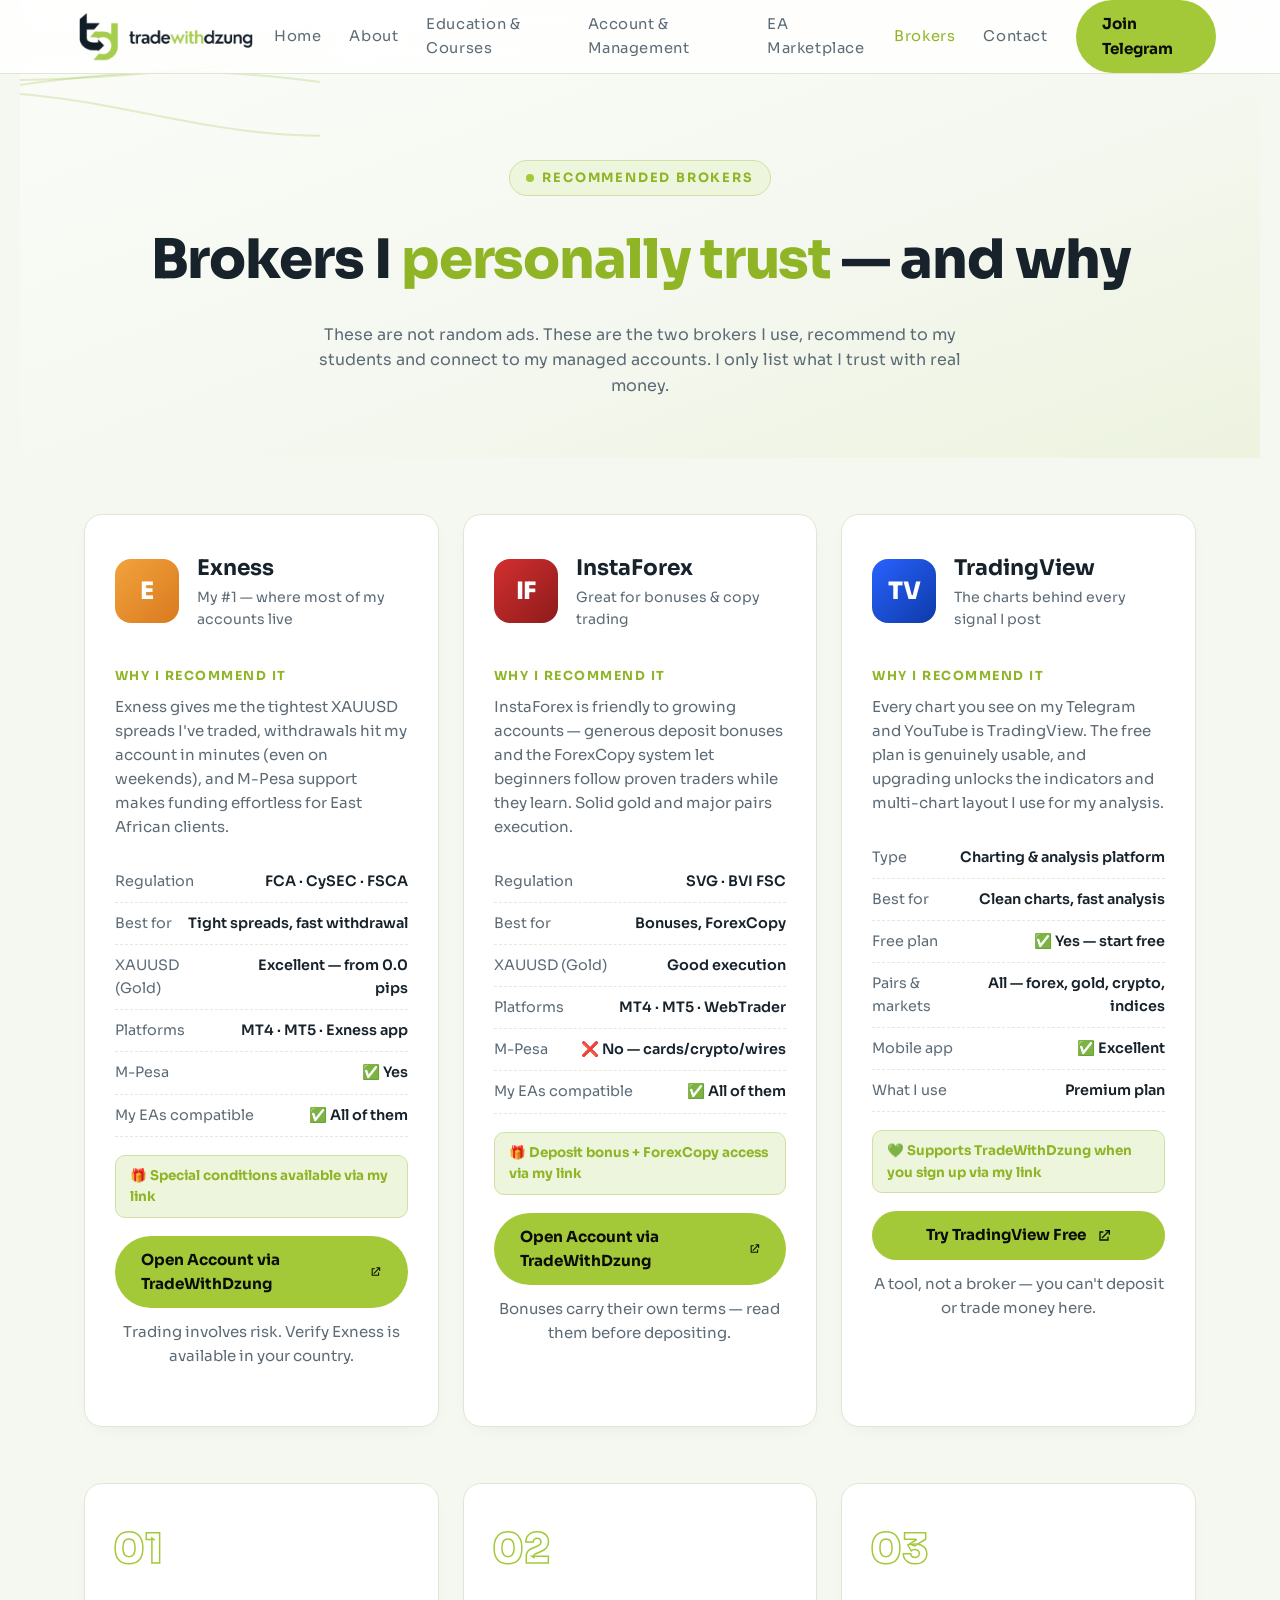
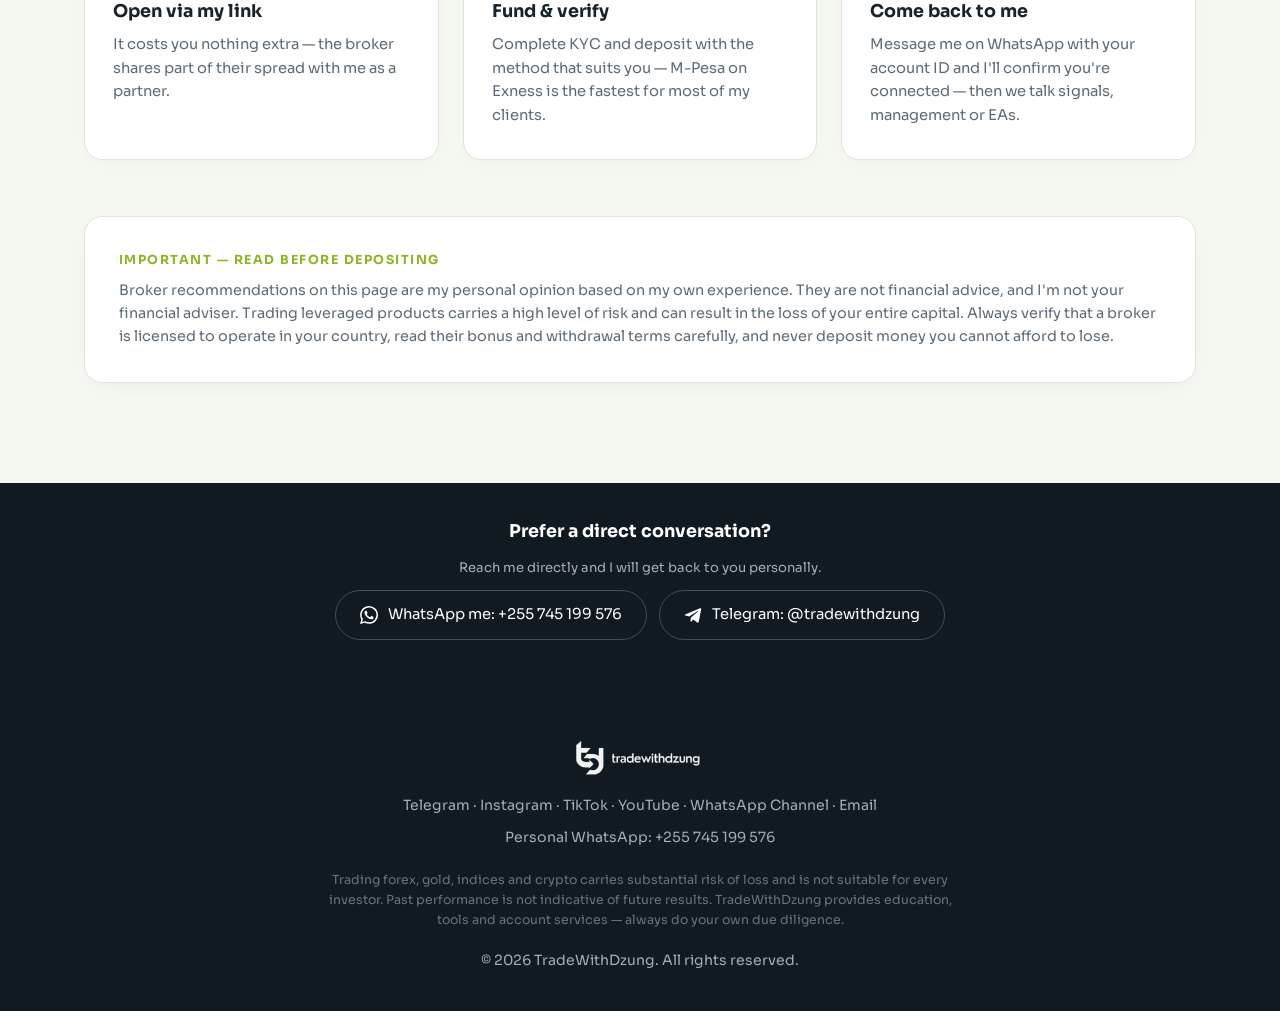
<file: brokers.html>
<!DOCTYPE html>
<html lang="en">
<head>
<meta charset="UTF-8">
<meta name="viewport" content="width=device-width, initial-scale=1.0">
<link rel="icon" type="image/png" href="logo.png">
<link rel="preconnect" href="https://fonts.googleapis.com">
<link href="https://fonts.googleapis.com/css2?family=Sora:wght@400;600;700;800&display=swap" rel="stylesheet">
<link rel="stylesheet" href="styles.css">
<title>Recommended Brokers — TradeWithDzung</title>
<meta name="description" content="Brokers I personally use and recommend — Exness and InstaForex. Open your account via TradeWithDzung.">
<style>
/* broker-specific extras, layered on top of your styles.css */
.broker-card{
  display:flex;flex-direction:column;
}
.broker-head{
  display:flex;align-items:center;gap:18px;margin-bottom:18px;
}
.broker-logo{
  width:64px;height:64px;border-radius:16px;flex-shrink:0;
  display:grid;place-items:center;font-weight:800;font-size:1.5rem;
  color:#fff;letter-spacing:-.02em;
}
.broker-logo.exness{background:linear-gradient(135deg,#f2a33c,#d97a1f);}
.broker-logo.insta{background:linear-gradient(135deg,#d32f2f,#8e1b1b);}
.broker-logo.tv{background:linear-gradient(135deg,#2962ff,#0d3aa8);}
.broker-head h3{font-size:1.35rem;margin:0;}
.broker-head .why{color:var(--mut);font-size:.88rem;}
.why-title{
  font-size:.78rem;letter-spacing:.12em;text-transform:uppercase;
  color:var(--lime);font-weight:700;margin:18px 0 8px;
}
.broker-feats{list-style:none;margin:0 0 18px;}
.broker-feats li{
  display:flex;justify-content:space-between;gap:14px;
  padding:9px 0;border-bottom:1px dashed #e4ead8;font-size:.9rem;
}
.broker-feats li span:first-child{color:var(--mut);}
.broker-feats li span:last-child{font-weight:600;text-align:right;}
.bonus-tag{
  display:inline-block;background:var(--lime-soft);color:var(--lime);
  border:1px solid #cfe0a6;border-radius:10px;padding:9px 14px;
  font-size:.84rem;font-weight:700;margin-bottom:18px;
}
.broker-cta{justify-content:center;width:100%;}
.broker-note{
  font-size:.75rem;color:var(--mut);margin-top:12px;text-align:center;
}
</style>
<base target="_blank">
</head>
<body>

  <nav class="nav">
    <a href="index.html"><img src="logo.png" alt="TradeWithDzung"></a>
    <div class="links" id="navLinks">
      <a class="tlink" href="index.html">Home</a>
      <a class="tlink" href="index.html#about">About</a>
      <a class="tlink" href="education.html">Education &amp; Courses</a>
      <a class="tlink" href="account.html">Account &amp; Management</a>
      <a class="tlink" href="eas.html">EA Marketplace</a>
      <a class="tlink active" href="brokers.html" style="color:var(--lime)">Brokers</a>
      <a class="tlink" href="index.html#contact">Contact</a>
      <a class="btn" href="https://t.me/tradewithdzung" target="_blank">Join Telegram</a>
    </div>
    <button class="burger" aria-label="menu"><span></span><span></span><span></span></button>
  </nav>

  <section class="page-hero" aria-labelledby="brokers-hero-title">
    <canvas id="fx" aria-hidden="true"></canvas>
    <div class="tag" style="margin-bottom:20px"><span class="dot"></span> Recommended Brokers</div>
    <h1 id="brokers-hero-title">Brokers I <span style="color:var(--lime)">personally trust</span> — and why</h1>
    <p>These are not random ads. These are the two brokers I use, recommend to my students and connect to my managed accounts. I only list what I trust with real money.</p>
  </section>

  <section style="padding-top:0">

    <!-- EXNESS -->
    <div class="cards" style="grid-template-columns:repeat(auto-fit,minmax(320px,1fr))">
      <div class="card broker-card reveal">
        <div class="broker-head">
          <div class="broker-logo exness">E</div>
          <div>
            <h3>Exness</h3>
            <div class="why">My #1 — where most of my accounts live</div>
          </div>
        </div>
        <div class="why-title">Why I recommend it</div>
        <p>Exness gives me the tightest XAUUSD spreads I've traded, withdrawals hit my account in minutes (even on weekends), and M-Pesa support makes funding effortless for East African clients.</p>
        <ul class="broker-feats">
          <li><span>Regulation</span><span>FCA · CySEC · FSCA</span></li>
          <li><span>Best for</span><span>Tight spreads, fast withdrawal</span></li>
          <li><span>XAUUSD (Gold)</span><span>Excellent — from 0.0 pips</span></li>
          <li><span>Platforms</span><span>MT4 · MT5 · Exness app</span></li>
          <li><span>M-Pesa</span><span>✅ Yes</span></li>
          <li><span>My EAs compatible</span><span>✅ All of them</span></li>
        </ul>
        <div class="bonus-tag">🎁 Special conditions available via my link</div>
        <a class="btn broker-cta" href="https://one.exnessonelink.com/a/ejzj0vdbtx" target="_blank" rel="noopener">Open Account via TradeWithDzung <svg viewBox="0 0 24 24" style="width:16px;height:16px;fill:currentColor"><path d="M14 3h7v7h-2V6.41l-9.29 9.3-1.42-1.42L17.59 5H14V3zM5 5h6v2H7v10h10v-4h2v6H5V5z"/></svg></a>
        <p class="broker-note">Trading involves risk. Verify Exness is available in your country.</p>
      </div>

      <!-- INSTAFOREX -->
      <div class="card broker-card reveal">
        <div class="broker-head">
          <div class="broker-logo insta">IF</div>
          <div>
            <h3>InstaForex</h3>
            <div class="why">Great for bonuses &amp; copy trading</div>
          </div>
        </div>
        <div class="why-title">Why I recommend it</div>
        <p>InstaForex is friendly to growing accounts — generous deposit bonuses and the ForexCopy system let beginners follow proven traders while they learn. Solid gold and major pairs execution.</p>
        <ul class="broker-feats">
          <li><span>Regulation</span><span>SVG · BVI FSC</span></li>
          <li><span>Best for</span><span>Bonuses, ForexCopy</span></li>
          <li><span>XAUUSD (Gold)</span><span>Good execution</span></li>
          <li><span>Platforms</span><span>MT4 · MT5 · WebTrader</span></li>
          <li><span>M-Pesa</span><span>❌ No — cards/crypto/wires</span></li>
          <li><span>My EAs compatible</span><span>✅ All of them</span></li>
        </ul>
        <div class="bonus-tag">🎁 Deposit bonus + ForexCopy access via my link</div>
        <a class="btn broker-cta" href="https://www.instaforex.com/en?x=UPRDG" target="_blank" rel="noopener">Open Account via TradeWithDzung <svg viewBox="0 0 24 24" style="width:16px;height:16px;fill:currentColor"><path d="M14 3h7v7h-2V6.41l-9.29 9.3-1.42-1.42L17.59 5H14V3zM5 5h6v2H7v10h10v-4h2v6H5V5z"/></svg></a>
        <p class="broker-note">Bonuses carry their own terms — read them before depositing.</p>
      </div>

      <!-- TRADINGVIEW -->
      <div class="card broker-card reveal">
        <div class="broker-head">
          <div class="broker-logo tv">TV</div>
          <div>
            <h3>TradingView</h3>
            <div class="why">The charts behind every signal I post</div>
          </div>
        </div>
        <div class="why-title">Why I recommend it</div>
        <p>Every chart you see on my Telegram and YouTube is TradingView. The free plan is genuinely usable, and upgrading unlocks the indicators and multi-chart layout I use for my analysis.</p>
        <ul class="broker-feats">
          <li><span>Type</span><span>Charting &amp; analysis platform</span></li>
          <li><span>Best for</span><span>Clean charts, fast analysis</span></li>
          <li><span>Free plan</span><span>✅ Yes — start free</span></li>
          <li><span>Pairs &amp; markets</span><span>All — forex, gold, crypto, indices</span></li>
          <li><span>Mobile app</span><span>✅ Excellent</span></li>
          <li><span>What I use</span><span>Premium plan</span></li>
        </ul>
        <div class="bonus-tag">💚 Supports TradeWithDzung when you sign up via my link</div>
        <a class="btn broker-cta" href="https://www.tradingview.com/pricing/?share_your_love=derickmushi80&mobileapp=true" target="_blank" rel="noopener">Try TradingView Free <svg viewBox="0 0 24 24" style="width:16px;height:16px;fill:currentColor"><path d="M14 3h7v7h-2V6.41l-9.29 9.3-1.42-1.42L17.59 5H14V3zM5 5h6v2H7v10h10v-4h2v6H5V5z"/></svg></a>
        <p class="broker-note">A tool, not a broker — you can't deposit or trade money here.</p>
      </div>
    </div>

    <!-- how it helps you -->
    <div class="steps" style="margin-top:56px">
      <div class="step reveal"><h3>Open via my link</h3><p>It costs you nothing extra — the broker shares part of their spread with me as a partner.</p></div>
      <div class="step reveal"><h3>Fund &amp; verify</h3><p>Complete KYC and deposit with the method that suits you — M-Pesa on Exness is the fastest for most of my clients.</p></div>
      <div class="step reveal"><h3>Come back to me</h3><p>Message me on WhatsApp with your account ID and I'll confirm you're connected — then we talk signals, management or EAs.</p></div>
    </div>

    <!-- disclaimer -->
    <div class="signal reveal" style="margin-top:56px;display:block">
      <div class="why-title" style="margin-top:0">Important — read before depositing</div>
      <p style="color:var(--mut);font-size:.9rem">Broker recommendations on this page are my personal opinion based on my own experience. They are not financial advice, and I'm not your financial adviser. Trading leveraged products carries a high level of risk and can result in the loss of your entire capital. Always verify that a broker is licensed to operate in your country, read their bonus and withdrawal terms carefully, and never deposit money you cannot afford to lose.</p>
    </div>
  </section>

  <!-- direct contact dark band -->
  <div class="socials socials-secondary">
    <a class="soc direct-contact" href="https://wa.me/255745199576" target="_blank"><svg viewBox="0 0 24 24"><path d="M17.47 14.38c-.3-.15-1.76-.87-2.03-.97-.27-.1-.47-.15-.67.15-.2.3-.77.97-.94 1.17-.17.2-.35.22-.64.07-.3-.15-1.26-.46-2.4-1.47-.89-.79-1.49-1.77-1.66-2.07-.17-.3-.02-.46.13-.61.13-.13.3-.35.44-.52.15-.17.2-.3.3-.5.1-.2.05-.37-.02-.52-.08-.15-.67-1.62-.92-2.22-.24-.58-.49-.5-.67-.51h-.57c-.2 0-.52.07-.8.37-.27.3-1.04 1.02-1.04 2.5 0 1.47 1.07 2.9 1.22 3.1.15.2 2.1 3.2 5.1 4.49.71.3 1.27.49 1.7.63.72.23 1.37.2 1.88.12.57-.09 1.76-.72 2-1.42.25-.7.25-1.29.18-1.42-.08-.12-.28-.2-.57-.34zm-5.42 7.4h-.01a9.87 9.87 0 0 1-5.03-1.38l-.36-.21-3.74.98 1-3.65-.24-.37a9.86 9.86 0 1 1 8.38 4.63zm8.42-18.3A11.82 11.82 0 0 0 12.05 0C5.5 0 .16 5.33.16 11.89c0 2.1.55 4.14 1.59 5.95L.06 24l6.3-1.65a11.88 11.88 0 0 0 5.68 1.45h.01c6.55 0 11.89-5.34 11.89-11.9 0-3.18-1.24-6.16-3.47-8.41z"/></svg> WhatsApp me: +255 745 199 576</a>
    <a class="soc direct-contact" href="https://t.me/tradewithdzung" target="_blank"><svg viewBox="0 0 24 24"><path d="M9.04 15.7l-.38 5.36c.55 0 .79-.24 1.08-.52l2.6-2.48 5.38 3.94c.99.55 1.69.26 1.96-.9L22.9 4.6c.32-1.45-.52-2.02-1.48-1.66L2.2 10.9c-1.42.55-1.4 1.34-.24 1.7l4.93 1.53L18.26 6.8c.6-.4 1.14-.18.7.22z"/></svg> Telegram: @tradewithdzung</a>
  </div>

  <footer>
    <img class="flogo" src="logo.png" alt="TradeWithDzung">
    <p>
      <a href="https://t.me/tradewithdzung" target="_blank">Telegram</a> ·
      <a href="https://www.instagram.com/tradewithdzung?stkn=azIyY24zc2JjOWRv" target="_blank">Instagram</a> ·
      <a href="https://www.tiktok.com/@tradewithdzung?_r=1&_t=ZS-99aoD9HJnmC" target="_blank">TikTok</a> ·
      <a href="https://youtube.com/@tradewithdzung?si=ZJ-uL6FaXeh6e82T" target="_blank">YouTube</a> ·
      <a href="https://whatsapp.com/channel/0029Vb87YiJAzNc2whz7le1A" target="_blank">WhatsApp Channel</a> ·
      <a href="mailto:derickmushi80@gmail.com">Email</a>
    </p>
    <p style="margin-top:10px">Personal WhatsApp: <a href="https://wa.me/255745199576" target="_blank">+255 745 199 576</a></p>
    <p class="risk">Trading forex, gold, indices and crypto carries substantial risk of loss and is not suitable for every investor. Past performance is not indicative of future results. TradeWithDzung provides education, tools and account services — always do your own due diligence.</p>
    <p style="margin-top:18px">© 2026 TradeWithDzung. All rights reserved.</p>
  </footer>

<script src="script.js"></script>
</body>
</html>
</file>
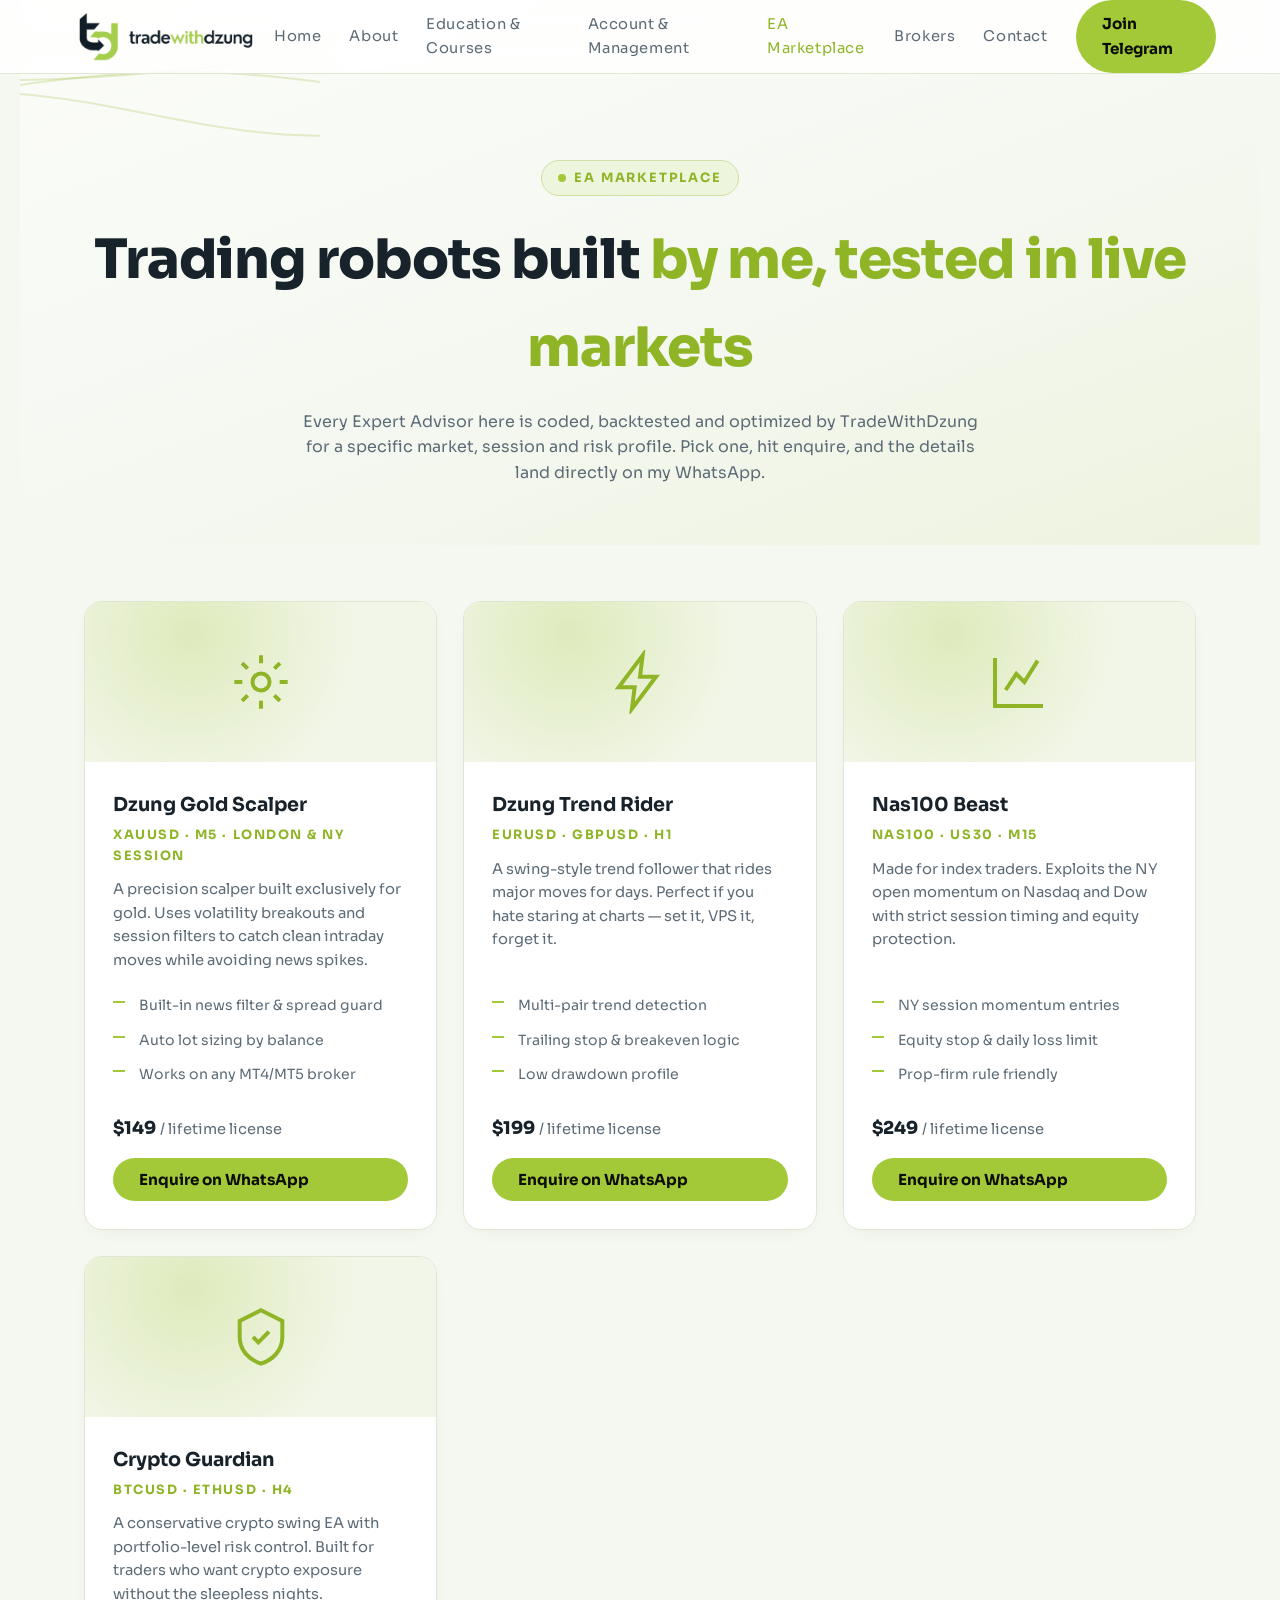
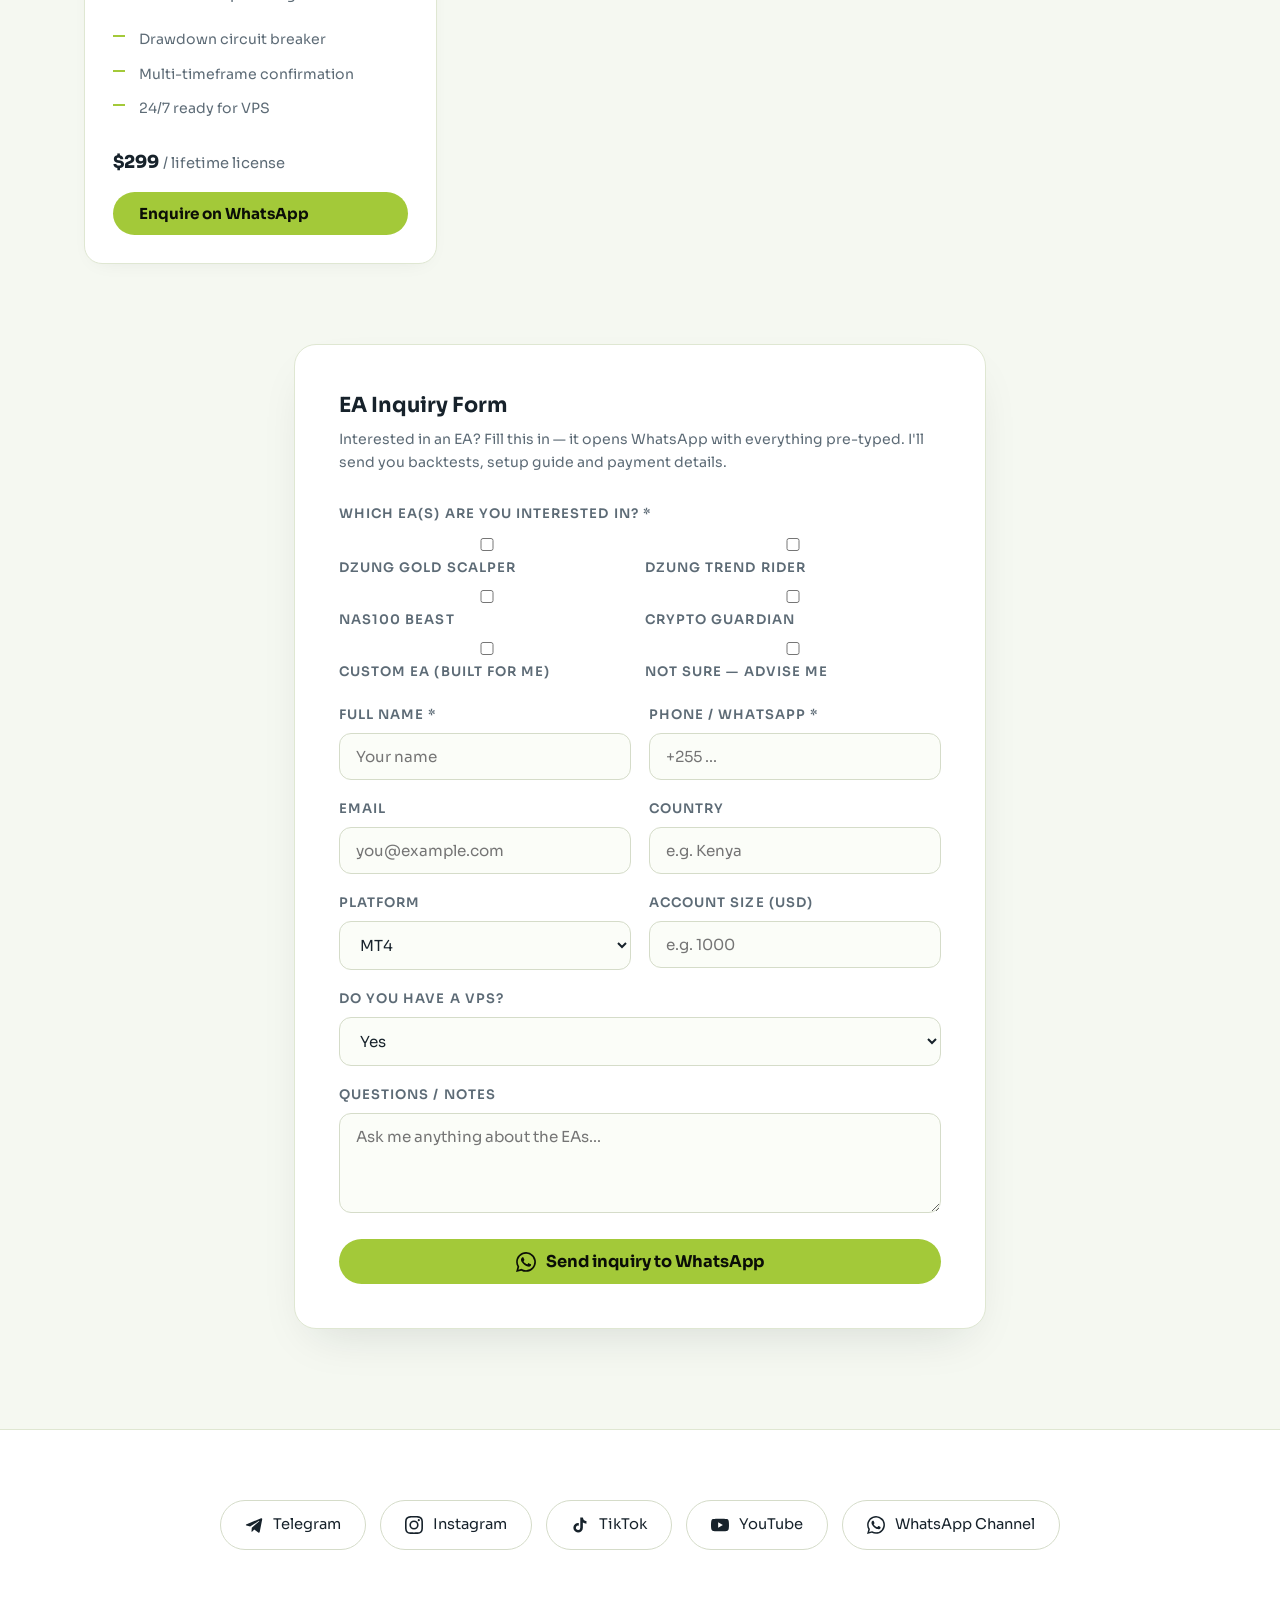
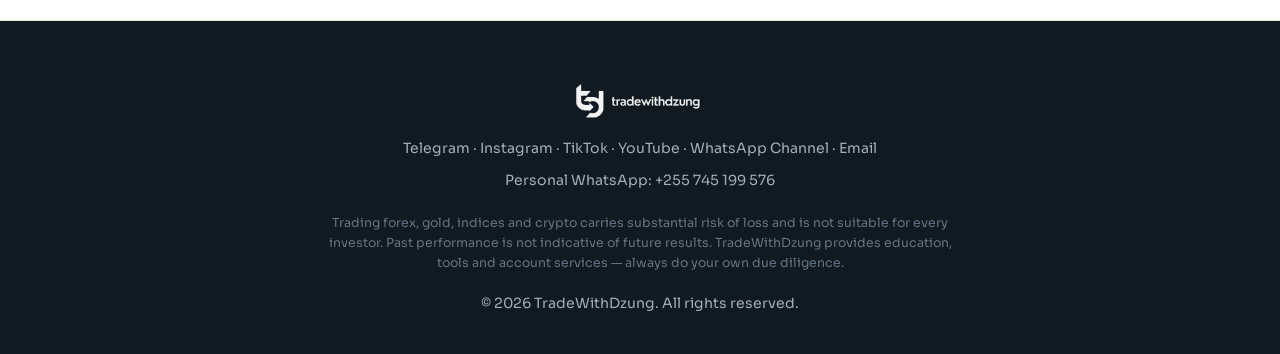
<file: eas.html>
<!DOCTYPE html>
<html lang="en">
<head>
<meta charset="UTF-8">
<meta name="viewport" content="width=device-width, initial-scale=1.0">
<link rel="icon" type="image/png" href="logo.png">
<link rel="preconnect" href="https://fonts.googleapis.com">
<link href="https://fonts.googleapis.com/css2?family=Sora:wght@400;600;700;800&display=swap" rel="stylesheet">
<link rel="stylesheet" href="styles.css">
<title>EA Marketplace — TradeWithDzung</title>
<meta name="description" content="Expert Advisors by TradeWithDzung. Backtested MT4/MT5 trading robots. Enquire and get details straight on WhatsApp.">
</head>
<body>

  <nav class="nav">
    <a href="index.html"><img src="logo.png" alt="TradeWithDzung"></a>
    <div class="links" id="navLinks">
      <a class="tlink" href="index.html">Home</a>
      <a class="tlink" href="index.html#about">About</a>
      <a class="tlink" href="education.html">Education &amp; Courses</a>
      <a class="tlink" href="account.html">Account &amp; Management</a>
      <a class="tlink active" href="eas.html" style="color:var(--lime)">EA Marketplace</a>
      <a class="tlink" href="brokers.html">Brokers</a>
      <a class="tlink" href="index.html#contact">Contact</a>
      <a class="btn" href="https://t.me/tradewithdzung" target="_blank">Join Telegram</a>
    </div>
    <button class="burger" aria-label="menu"><span></span><span></span><span></span></button>
  </nav>

  <section class="page-hero" aria-labelledby="ea-hero-title">
    <canvas id="fx" aria-hidden="true"></canvas>
    <div class="tag" style="margin-bottom:20px"><span class="dot"></span> EA Marketplace</div>
    <h1 id="ea-hero-title">Trading robots built <span style="color:var(--lime)">by me, tested in live markets</span></h1>
    <p>Every Expert Advisor here is coded, backtested and optimized by TradeWithDzung for a specific market, session and risk profile. Pick one, hit enquire, and the details land directly on my WhatsApp.</p>
  </section>

  <section style="padding-top:0">
    <div class="ea-grid">

      <div class="ea reveal">
        <div class="art"><svg viewBox="0 0 24 24"><circle cx="12" cy="12" r="3.2"/><path d="M12 2v3M12 19v3M2 12h3M19 12h3M4.9 4.9l2.1 2.1M17 17l2.1 2.1M19.1 4.9L17 7M7 17l-2.1 2.1"/></svg></div>
        <div class="body">
          <h3>Dzung Gold Scalper</h3>
          <div class="pairline">XAUUSD · M5 · London &amp; NY session</div>
          <p>A precision scalper built exclusively for gold. Uses volatility breakouts and session filters to catch clean intraday moves while avoiding news spikes.</p>
          <ul>
            <li>Built-in news filter &amp; spread guard</li>
            <li>Auto lot sizing by balance</li>
            <li>Works on any MT4/MT5 broker</li>
          </ul>
          <div class="price-tag">$149 <small>/ lifetime license</small></div>
          <button class="btn" data-ea-pick="Dzung Gold Scalper">Enquire on WhatsApp</button>
        </div>
      </div>

      <div class="ea reveal">
        <div class="art"><svg viewBox="0 0 24 24"><path d="M13 2L4 14h6l-1 8 9-12h-6l1-8z"/></svg></div>
        <div class="body">
          <h3>Dzung Trend Rider</h3>
          <div class="pairline">EURUSD · GBPUSD · H1</div>
          <p>A swing-style trend follower that rides major moves for days. Perfect if you hate staring at charts — set it, VPS it, forget it.</p>
          <ul>
            <li>Multi-pair trend detection</li>
            <li>Trailing stop &amp; breakeven logic</li>
            <li>Low drawdown profile</li>
          </ul>
          <div class="price-tag">$199 <small>/ lifetime license</small></div>
          <button class="btn" data-ea-pick="Dzung Trend Rider">Enquire on WhatsApp</button>
        </div>
      </div>

      <div class="ea reveal">
        <div class="art"><svg viewBox="0 0 24 24"><path d="M3 3v18h18M7 15l4-6 3 3 5-8"/></svg></div>
        <div class="body">
          <h3>Nas100 Beast</h3>
          <div class="pairline">NAS100 · US30 · M15</div>
          <p>Made for index traders. Exploits the NY open momentum on Nasdaq and Dow with strict session timing and equity protection.</p>
          <ul>
            <li>NY session momentum entries</li>
            <li>Equity stop &amp; daily loss limit</li>
            <li>Prop-firm rule friendly</li>
          </ul>
          <div class="price-tag">$249 <small>/ lifetime license</small></div>
          <button class="btn" data-ea-pick="Nas100 Beast">Enquire on WhatsApp</button>
        </div>
      </div>

      <div class="ea reveal">
        <div class="art"><svg viewBox="0 0 24 24"><path d="M12 2l8 4v6c0 5-3.5 8.5-8 10-4.5-1.5-8-5-8-10V6l8-4z"/><path d="M9 12l2 2 4-4"/></svg></div>
        <div class="body">
          <h3>Crypto Guardian</h3>
          <div class="pairline">BTCUSD · ETHUSD · H4</div>
          <p>A conservative crypto swing EA with portfolio-level risk control. Built for traders who want crypto exposure without the sleepless nights.</p>
          <ul>
            <li>Drawdown circuit breaker</li>
            <li>Multi-timeframe confirmation</li>
            <li>24/7 ready for VPS</li>
          </ul>
          <div class="price-tag">$299 <small>/ lifetime license</small></div>
          <button class="btn" data-ea-pick="Crypto Guardian">Enquire on WhatsApp</button>
        </div>
      </div>

    </div>

    <!-- EA inquiry form -->
    <div class="form-wrap" style="padding-top:80px;padding-bottom:0">
      <form class="form-card reveal" id="eaForm">
        <h3>EA Inquiry Form</h3>
        <p class="fnote">Interested in an EA? Fill this in — it opens WhatsApp with everything pre-typed. I'll send you backtests, setup guide and payment details.</p>

        <div class="field"><label>Which EA(s) are you interested in? *</label>
          <div style="display:grid;grid-template-columns:1fr 1fr;gap:10px;color:var(--mut);font-size:.92rem;padding:4px 0">
            <label><input type="checkbox" name="ea" value="Dzung Gold Scalper"> Dzung Gold Scalper</label>
            <label><input type="checkbox" name="ea" value="Dzung Trend Rider"> Dzung Trend Rider</label>
            <label><input type="checkbox" name="ea" value="Nas100 Beast"> Nas100 Beast</label>
            <label><input type="checkbox" name="ea" value="Crypto Guardian"> Crypto Guardian</label>
            <label><input type="checkbox" name="ea" value="Custom EA request"> Custom EA (built for me)</label>
            <label><input type="checkbox" name="ea" value="Not sure — advise me"> Not sure — advise me</label>
          </div>
        </div>

        <div class="frow">
          <div class="field"><label>Full name *</label><input name="Full name" required placeholder="Your name"></div>
          <div class="field"><label>Phone / WhatsApp *</label><input name="Phone" required placeholder="+255 ..."></div>
        </div>
        <div class="frow">
          <div class="field"><label>Email</label><input type="email" name="Email" placeholder="you@example.com"></div>
          <div class="field"><label>Country</label><input name="Country" placeholder="e.g. Kenya"></div>
        </div>
        <div class="frow">
          <div class="field"><label>Platform</label>
            <select name="Platform"><option>MT4</option><option>MT5</option><option>Both</option></select>
          </div>
          <div class="field"><label>Account size (USD)</label><input name="Account size" placeholder="e.g. 1000"></div>
        </div>
        <div class="field"><label>Do you have a VPS?</label>
          <select name="VPS"><option>Yes</option><option>No — need guidance</option></select>
        </div>
        <div class="field"><label>Questions / notes</label>
          <textarea name="Notes" placeholder="Ask me anything about the EAs..."></textarea>
        </div>

        <button type="submit" class="btn wa-send"><svg viewBox="0 0 24 24"><path d="M17.47 14.38c-.3-.15-1.76-.87-2.03-.97-.27-.1-.47-.15-.67.15-.2.3-.77.97-.94 1.17-.17.2-.35.22-.64.07-.3-.15-1.26-.46-2.4-1.47-.89-.79-1.49-1.77-1.66-2.07-.17-.3-.02-.46.13-.61.13-.13.3-.35.44-.52.15-.17.2-.3.3-.5.1-.2.05-.37-.02-.52-.08-.15-.67-1.62-.92-2.22-.24-.58-.49-.5-.67-.51h-.57c-.2 0-.52.07-.8.37-.27.3-1.04 1.02-1.04 2.5 0 1.47 1.07 2.9 1.22 3.1.15.2 2.1 3.2 5.1 4.49.71.3 1.27.49 1.7.63.72.23 1.37.2 1.88.12.57-.09 1.76-.72 2-1.42.25-.7.25-1.29.18-1.42-.08-.12-.28-.2-.57-.34zm-5.42 7.4h-.01a9.87 9.87 0 0 1-5.03-1.38l-.36-.21-3.74.98 1-3.65-.24-.37a9.86 9.86 0 1 1 8.38 4.63zm8.42-18.3A11.82 11.82 0 0 0 12.05 0C5.5 0 .16 5.33.16 11.89c0 2.1.55 4.14 1.59 5.95L.06 24l6.3-1.65a11.88 11.88 0 0 0 5.68 1.45h.01c6.55 0 11.89-5.34 11.89-11.9 0-3.18-1.24-6.16-3.47-8.41z"/></svg> Send inquiry to WhatsApp</button>
        <div class="form-ok" id="eaOk">✔ WhatsApp opened with your inquiry. You can also reach me at +255 745 199 576.</div>
      </form>
    </div>
  </section>

  <div class="socials">
    <a class="soc" href="https://t.me/tradewithdzung" target="_blank"><svg viewBox="0 0 24 24"><path d="M9.04 15.7l-.38 5.36c.55 0 .79-.24 1.08-.52l2.6-2.48 5.38 3.94c.99.55 1.69.26 1.96-.9L22.9 4.6c.32-1.45-.52-2.02-1.48-1.66L2.2 10.9c-1.42.55-1.4 1.34-.24 1.7l4.93 1.53L18.26 6.8c.6-.4 1.14-.18.7.22z"/></svg> Telegram</a>
    <a class="soc" href="https://www.instagram.com/tradewithdzung?stkn=azIyY24zc2JjOWRv" target="_blank"><svg viewBox="0 0 24 24"><path d="M12 2.16c3.2 0 3.58.01 4.85.07 3.25.15 4.77 1.69 4.92 4.92.06 1.27.07 1.65.07 4.85s-.01 3.58-.07 4.85c-.15 3.23-1.66 4.77-4.92 4.92-1.27.06-1.64.07-4.85.07s-3.58-.01-4.85-.07c-3.26-.15-4.77-1.7-4.92-4.92C2.17 15.58 2.16 15.2 2.16 12s.01-3.58.07-4.85C2.38 3.92 3.9 2.38 7.15 2.23 8.42 2.17 8.8 2.16 12 2.16zM12 0C8.74 0 8.33.01 7.05.07 2.7.27.27 2.69.07 7.05.01 8.33 0 8.74 0 12s.01 3.67.07 4.95c.2 4.36 2.62 6.78 6.98 6.98C8.33 23.99 8.74 24 12 24s3.67-.01 4.95-.07c4.35-.2 6.78-2.62 6.98-6.98.06-1.28.07-1.69.07-4.95s-.01-3.67-.07-4.95C23.78 2.7 21.36.27 17 .07 15.67.01 15.26 0 12 0zm0 5.84A6.16 6.16 0 1 0 18.16 12 6.16 6.16 0 0 0 12 5.84zm0 10.15A4 4 0 1 1 16 12a4 4 0 0 1-4 3.99zm6.4-11.85a1.44 1.44 0 1 0 1.44 1.44 1.44 1.44 0 0 0-1.44-1.44z"/></svg> Instagram</a>
    <a class="soc" href="https://www.tiktok.com/@tradewithdzung?_r=1&_t=ZS-99aoD9HJnmC" target="_blank"><svg viewBox="0 0 24 24"><path d="M19.59 6.69a4.83 4.83 0 0 1-3.77-4.25V2h-3.45v13.67a2.9 2.9 0 1 1-2.01-2.77V9.39a6.34 6.34 0 1 0 5.46 6.28V8.69a8.16 8.16 0 0 0 4.77 1.52v-3.4a4.85 4.85 0 0 1-1-.12z"/></svg> TikTok</a>
    <a class="soc" href="https://youtube.com/@tradewithdzung?si=ZJ-uL6FaXeh6e82T" target="_blank"><svg viewBox="0 0 24 24"><path d="M23.5 6.19a3.02 3.02 0 0 0-2.12-2.14C19.5 3.55 12 3.55 12 3.55s-7.5 0-9.38.5A3.02 3.02 0 0 0 .5 6.19C0 8.07 0 12 0 12s0 3.93.5 5.81a3.02 3.02 0 0 0 2.12 2.14c1.88.5 9.38.5 9.38.5s7.5 0 9.38-.5a3.02 3.02 0 0 0 2.12-2.14C24 15.93 24 12 24 12s0-3.93-.5-5.81zM9.55 15.57V8.43L15.82 12z"/></svg> YouTube</a>
    <a class="soc" href="https://whatsapp.com/channel/0029Vb87YiJAzNc2whz7le1A" target="_blank"><svg viewBox="0 0 24 24"><path d="M17.47 14.38c-.3-.15-1.76-.87-2.03-.97-.27-.1-.47-.15-.67.15-.2.3-.77.97-.94 1.17-.17.2-.35.22-.64.07-.3-.15-1.26-.46-2.4-1.47-.89-.79-1.49-1.77-1.66-2.07-.17-.3-.02-.46.13-.61.13-.13.3-.35.44-.52.15-.17.2-.3.3-.5.1-.2.05-.37-.02-.52-.08-.15-.67-1.62-.92-2.22-.24-.58-.49-.5-.67-.51h-.57c-.2 0-.52.07-.8.37-.27.3-1.04 1.02-1.04 2.5 0 1.47 1.07 2.9 1.22 3.1.15.2 2.1 3.2 5.1 4.49.71.3 1.27.49 1.7.63.72.23 1.37.2 1.88.12.57-.09 1.76-.72 2-1.42.25-.7.25-1.29.18-1.42-.08-.12-.28-.2-.57-.34zm-5.42 7.4h-.01a9.87 9.87 0 0 1-5.03-1.38l-.36-.21-3.74.98 1-3.65-.24-.37a9.86 9.86 0 1 1 8.38 4.63zm8.42-18.3A11.82 11.82 0 0 0 12.05 0C5.5 0 .16 5.33.16 11.89c0 2.1.55 4.14 1.59 5.95L.06 24l6.3-1.65a11.88 11.88 0 0 0 5.68 1.45h.01c6.55 0 11.89-5.34 11.89-11.9 0-3.18-1.24-6.16-3.47-8.41z"/></svg> WhatsApp Channel</a>
  </div>

  <footer>
    <img class="flogo" src="logo.png" alt="TradeWithDzung">
    <p>
      <a href="https://t.me/tradewithdzung" target="_blank">Telegram</a> ·
      <a href="https://www.instagram.com/tradewithdzung?stkn=azIyY24zc2JjOWRv" target="_blank">Instagram</a> ·
      <a href="https://www.tiktok.com/@tradewithdzung?_r=1&_t=ZS-99aoD9HJnmC" target="_blank">TikTok</a> ·
      <a href="https://youtube.com/@tradewithdzung?si=ZJ-uL6FaXeh6e82T" target="_blank">YouTube</a> ·
      <a href="https://whatsapp.com/channel/0029Vb87YiJAzNc2whz7le1A" target="_blank">WhatsApp Channel</a> ·
      <a href="mailto:derickmushi80@gmail.com">Email</a>
    </p>
    <p style="margin-top:10px">Personal WhatsApp: <a href="https://wa.me/255745199576" target="_blank">+255 745 199 576</a></p>
    <p class="risk">Trading forex, gold, indices and crypto carries substantial risk of loss and is not suitable for every investor. Past performance is not indicative of future results. TradeWithDzung provides education, tools and account services — always do your own due diligence.</p>
    <p style="margin-top:18px">© 2026 TradeWithDzung. All rights reserved.</p>
  </footer>

<script src="script.js"></script>
</body>
</html>
</file>
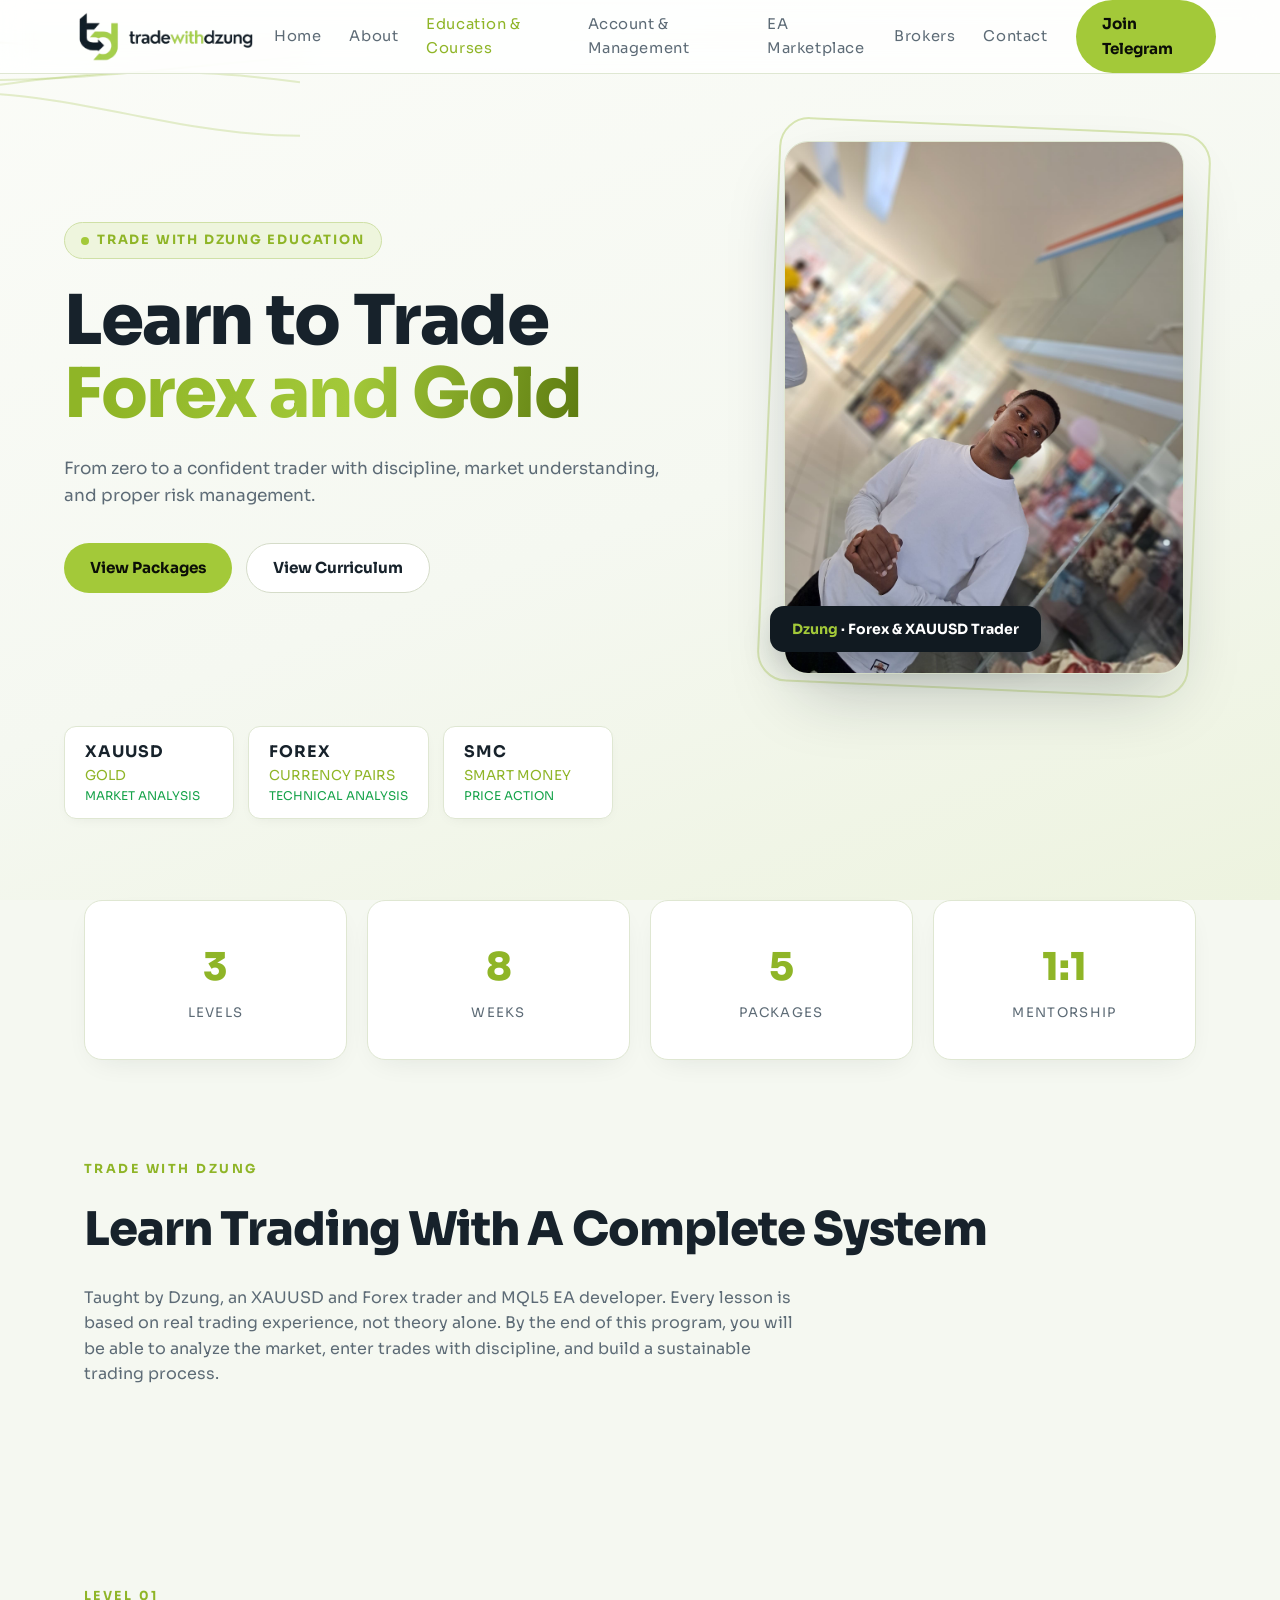
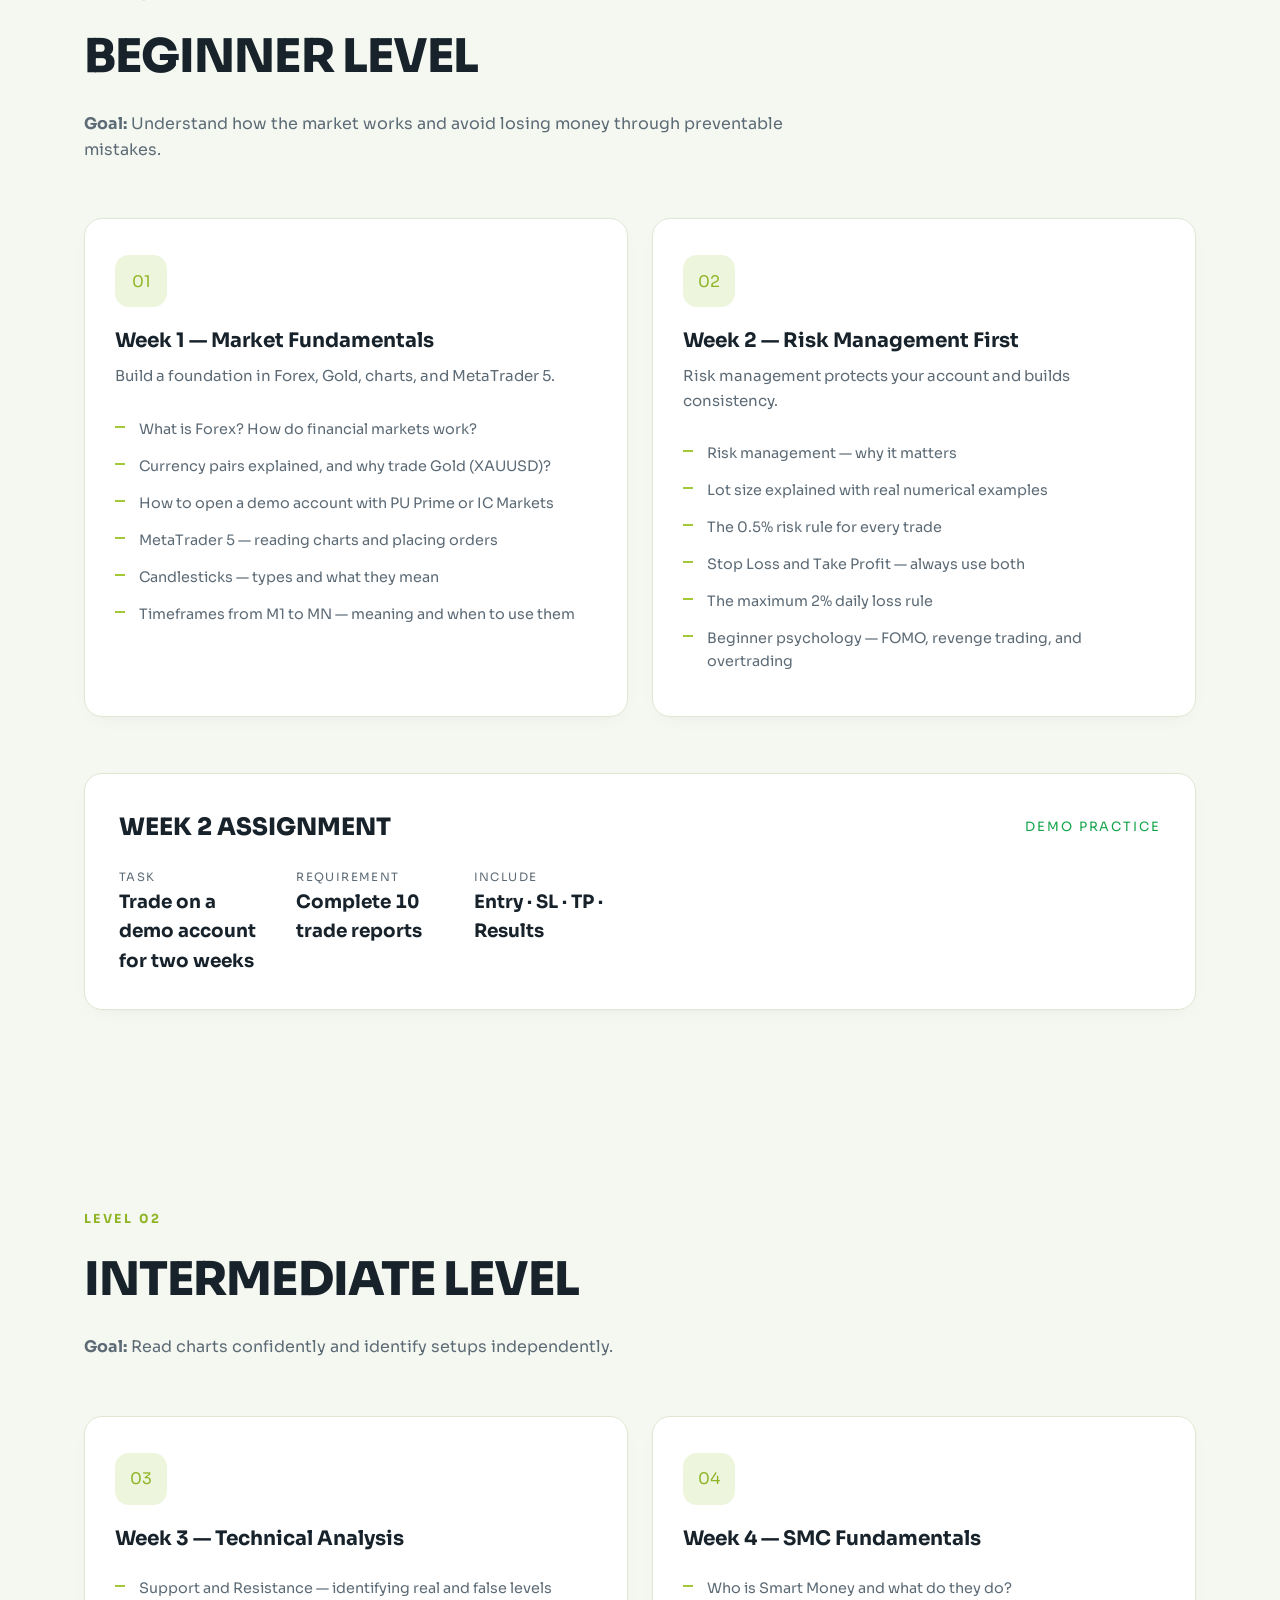
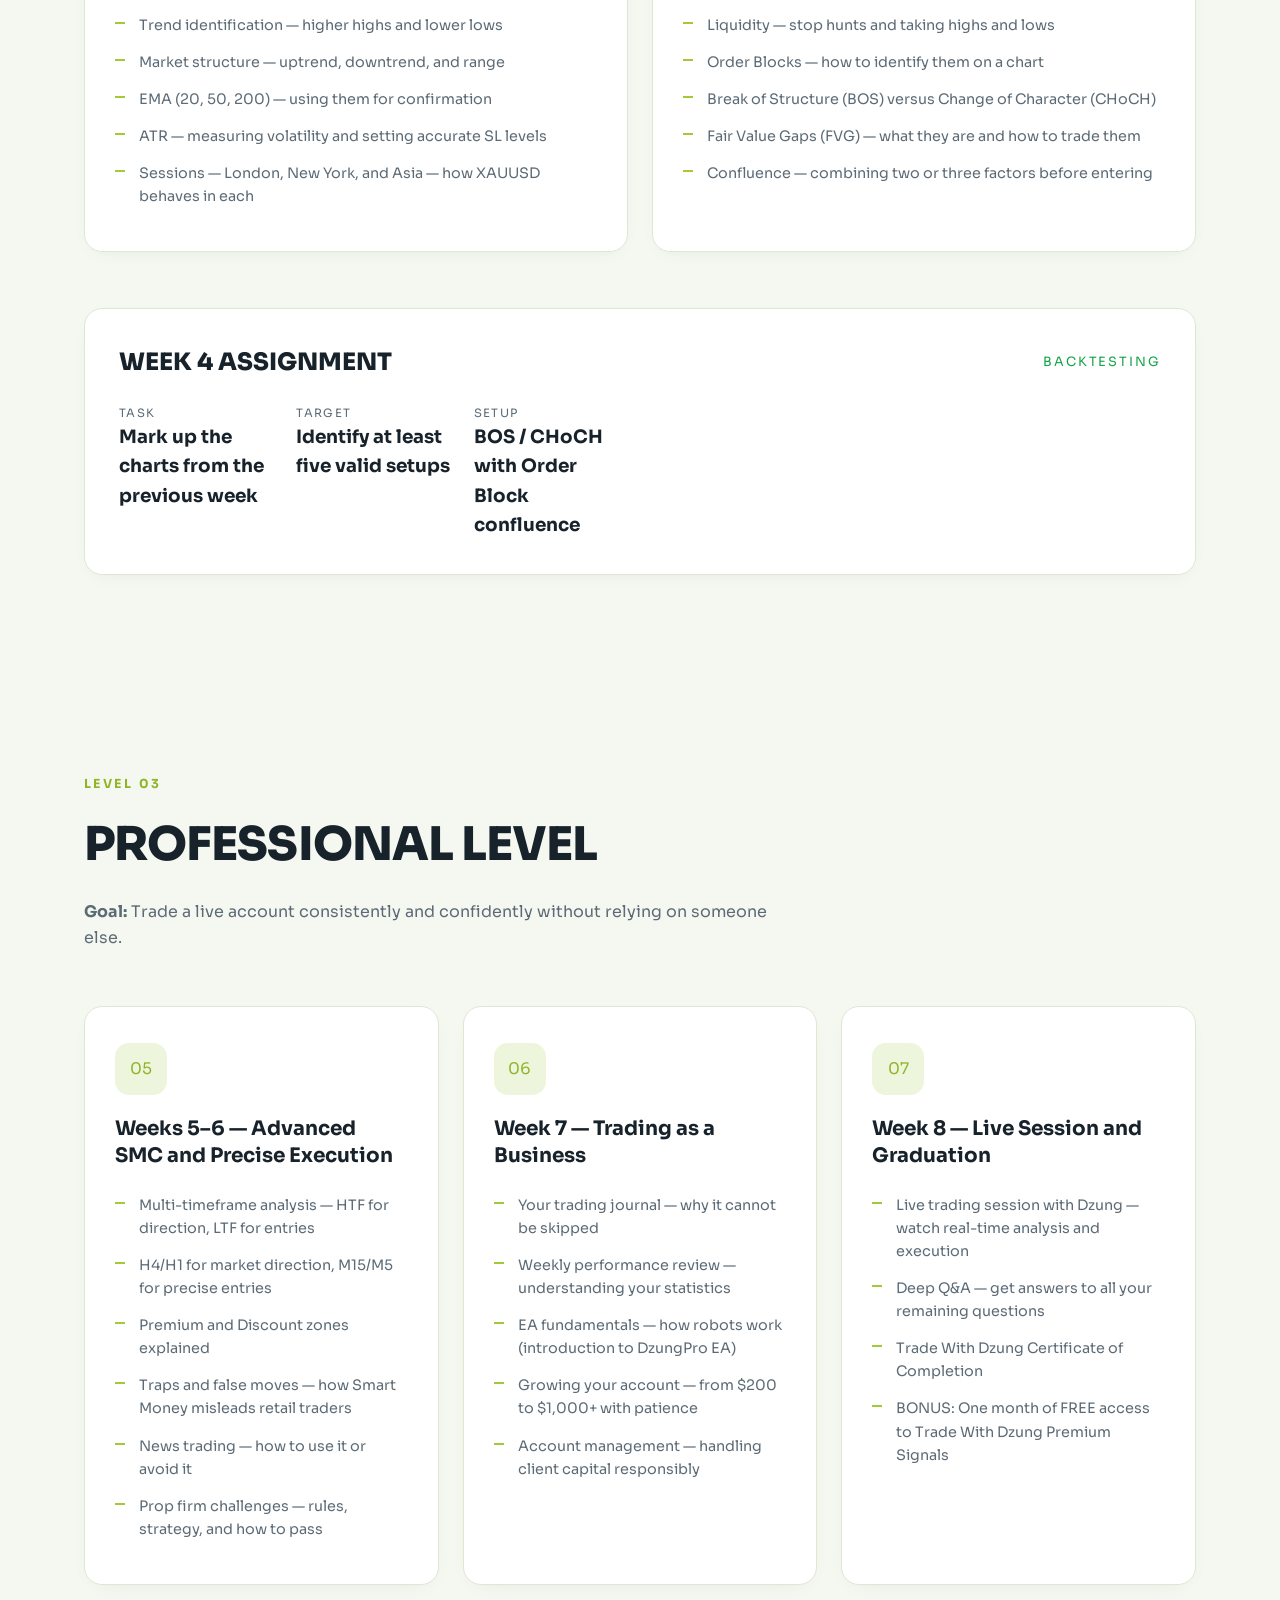
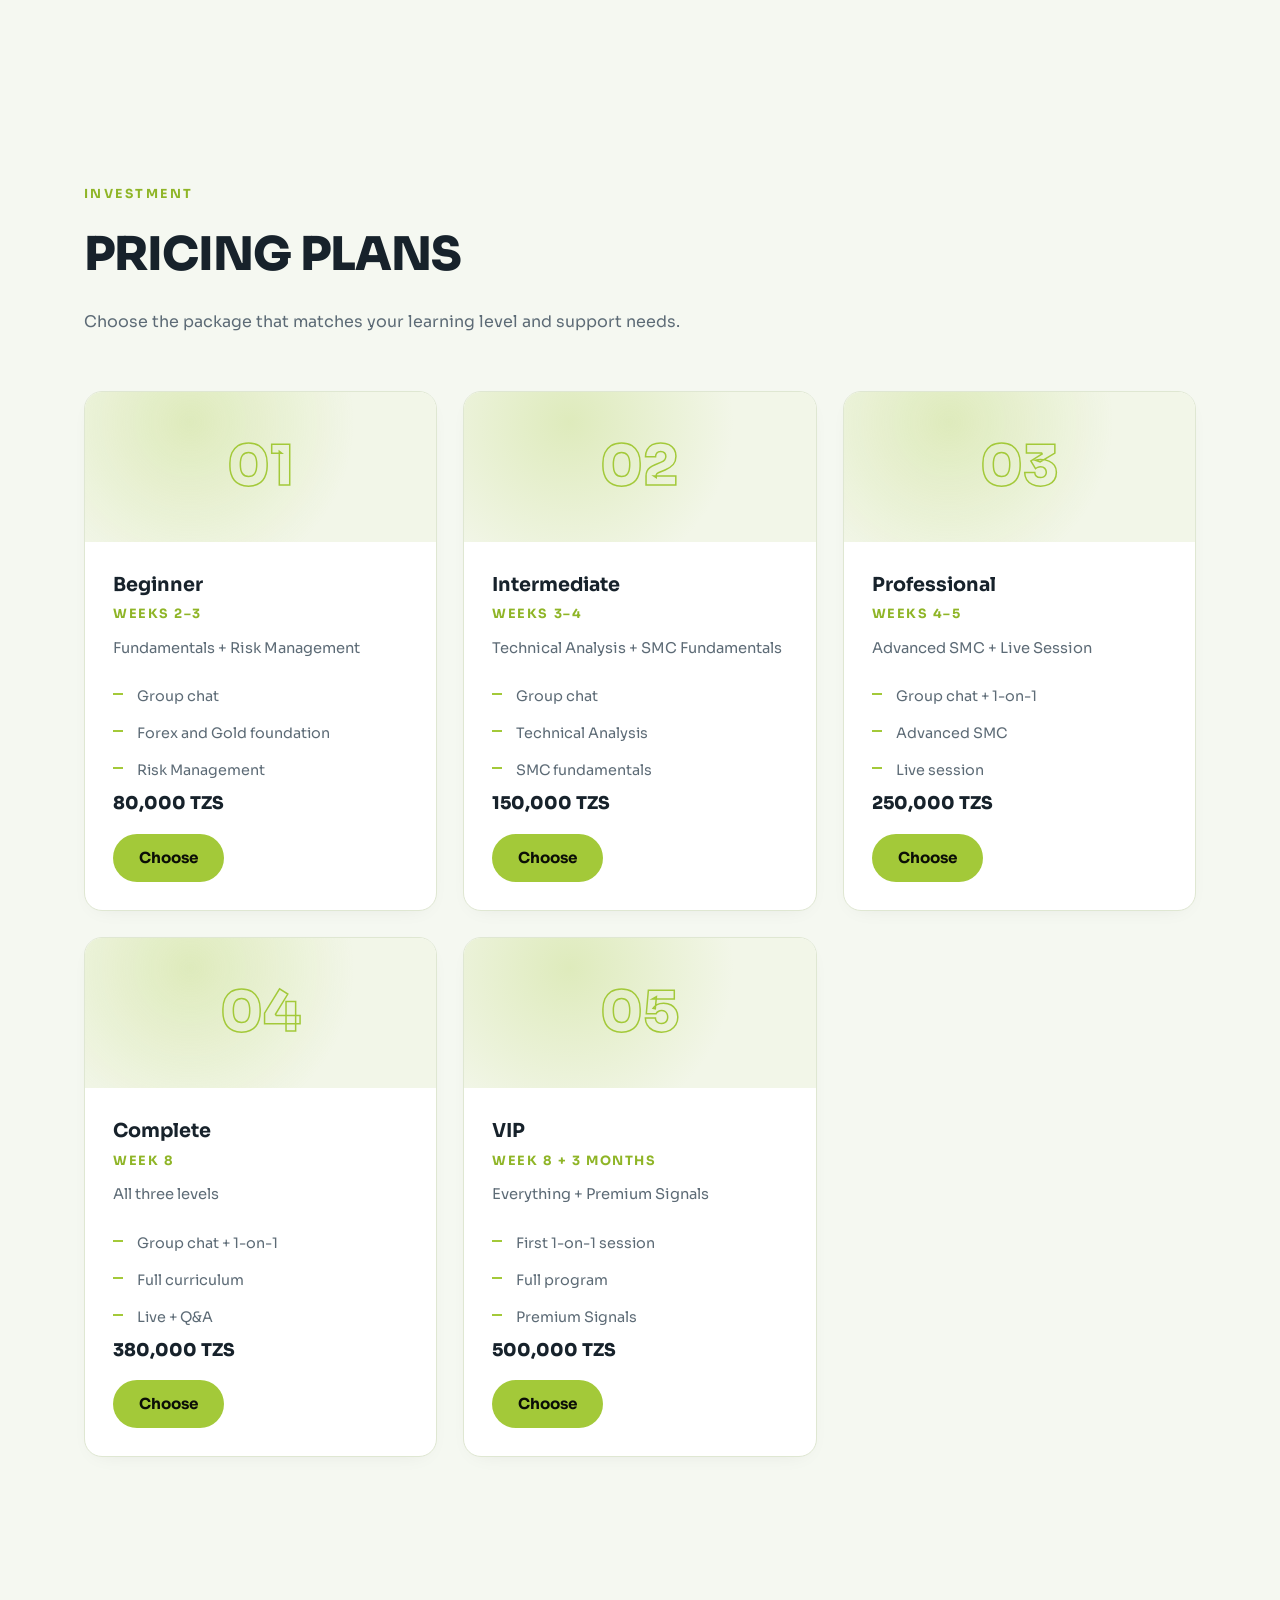
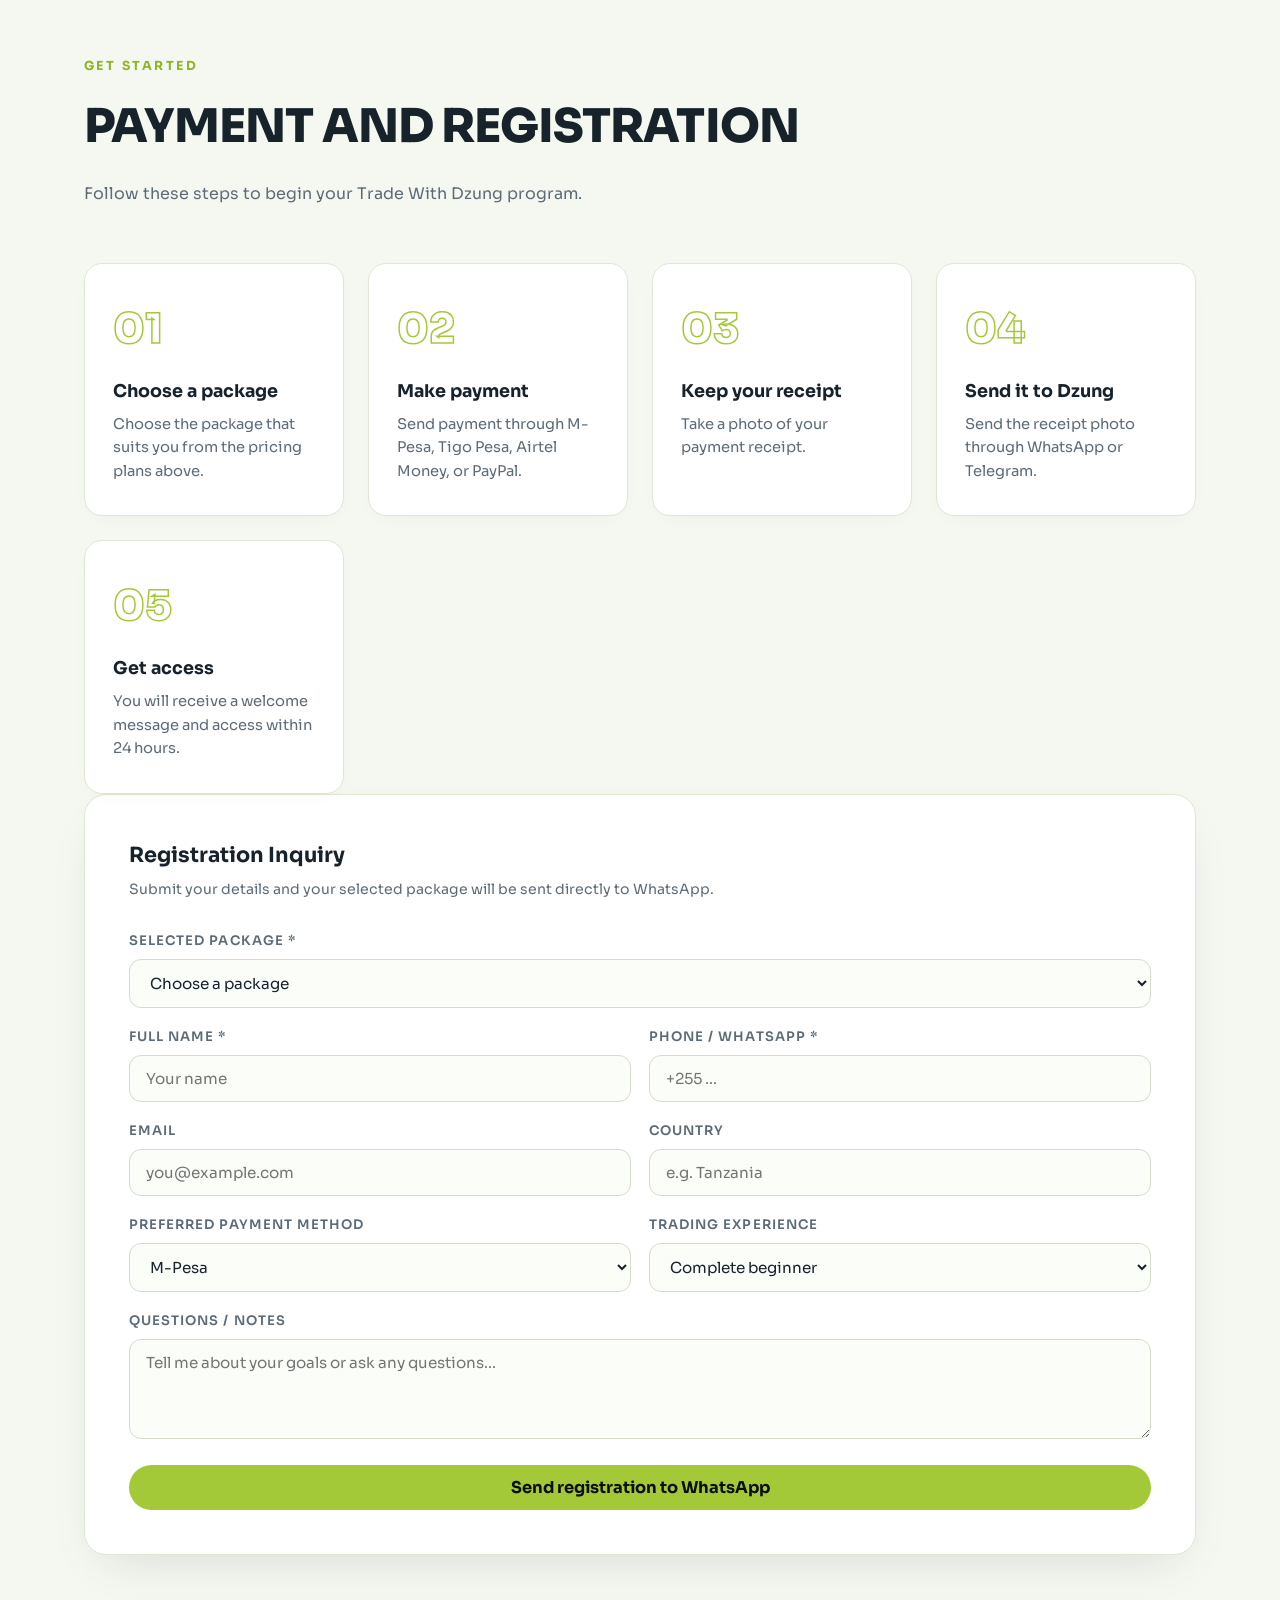
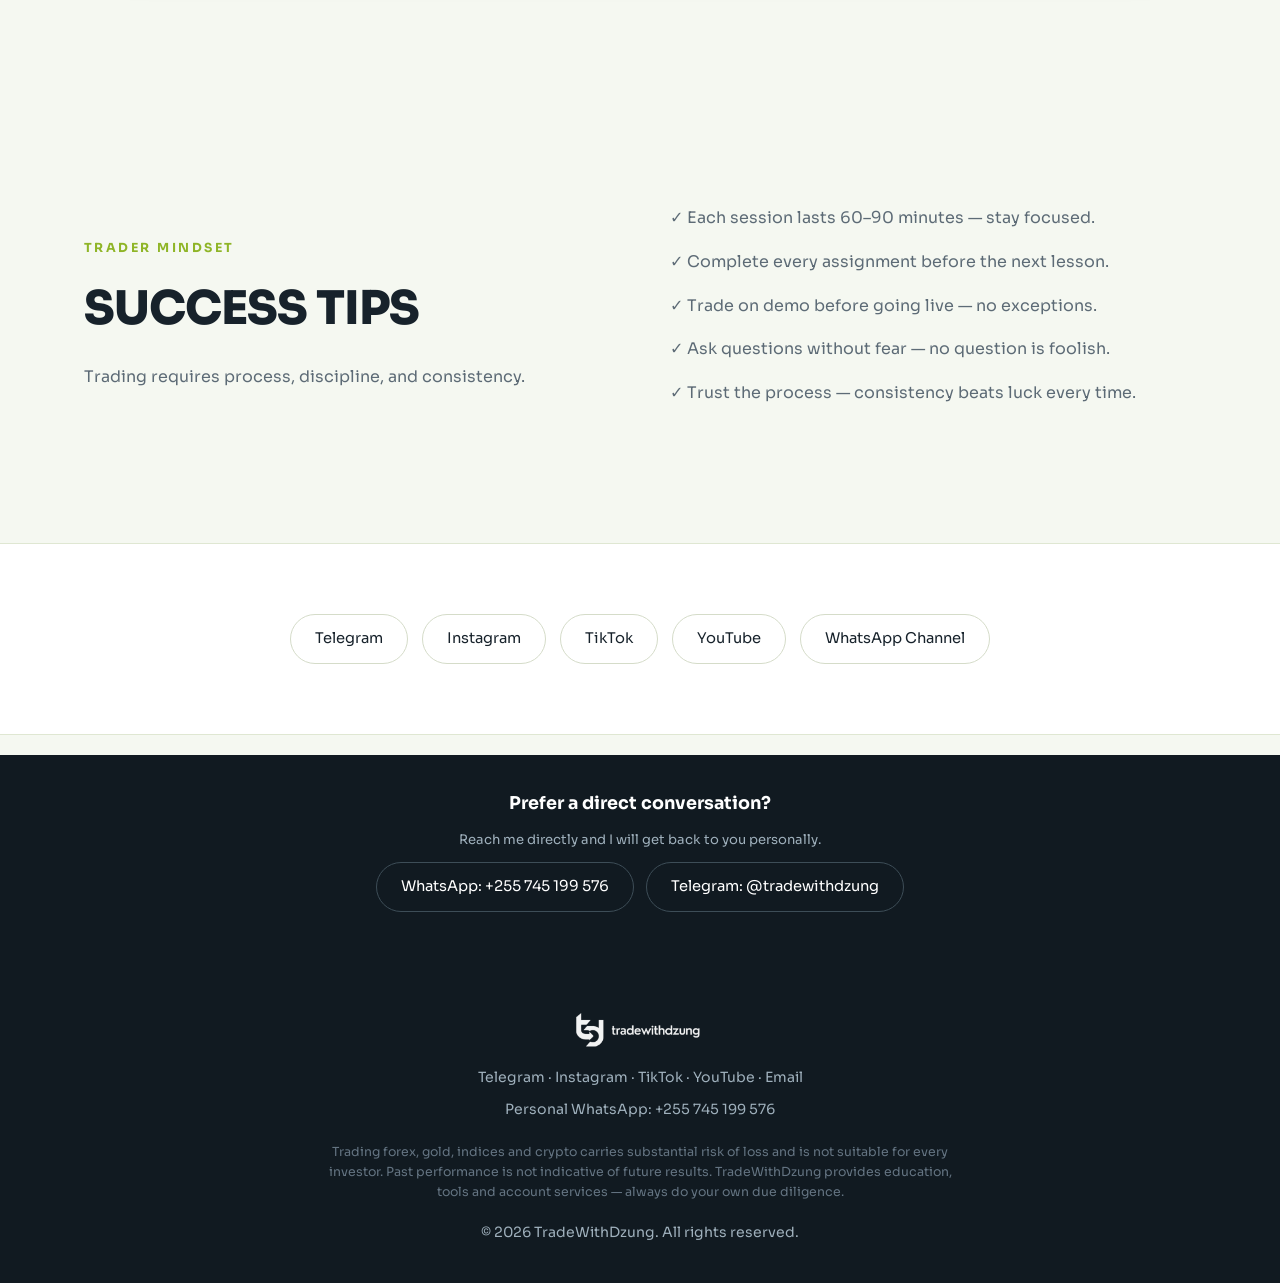
<file: education.html>
<!DOCTYPE html>
<html lang="en">
<head>
  <meta charset="UTF-8">
  <meta name="viewport" content="width=device-width, initial-scale=1.0">
  <meta name="description" content="Trade With Dzung — A complete Forex and Gold trading education program from beginner to professional trader.">
  <title>Trade With Dzung | Forex &amp; Gold Trading Program</title>

  <!-- Connect your uploaded CSS file here. Rename it to styles.css if needed. -->
  <link rel="icon" type="image/png" href="logo.png">
  <link rel="preconnect" href="https://fonts.googleapis.com">
  <link href="https://fonts.googleapis.com/css2?family=Sora:wght@400;600;700;800&display=swap" rel="stylesheet">
  <link rel="stylesheet" href="styles.css">
</head>

<body class="education-page">

  <!-- ==================== NAVIGATION ==================== -->
  <nav class="nav">
    <a href="index.html"><img src="logo.png" alt="TradeWithDzung"></a>
    <div class="links" id="navLinks">
      <a class="tlink" href="index.html">Home</a>
      <a class="tlink" href="index.html#about">About</a>
      <a class="tlink active" href="education.html" style="color:var(--lime)">Education &amp; Courses</a>
      <a class="tlink" href="account.html">Account &amp; Management</a>
      <a class="tlink" href="eas.html">EA Marketplace</a>
      <a class="tlink" href="brokers.html">Brokers</a>
      <a class="tlink" href="index.html#contact">Contact</a>
      <a class="btn" href="https://t.me/tradewithdzung" target="_blank">Join Telegram</a>
    </div>
    <button class="burger" aria-label="menu"><span></span><span></span><span></span></button>
  </nav>

  <main id="top">

    <!-- ==================== HERO ==================== -->
    <header class="hero">
      <canvas id="fx"></canvas>

      <div class="inner">
        <div class="hero-grid">

          <div>
            <div class="tag">
              <span class="dot"></span>
              TRADE WITH DZUNG EDUCATION
            </div>

            <h1>
              Learn to Trade
              <span class="grad">Forex and Gold</span>
            </h1>

            <p class="lead">
              From zero to a confident trader with discipline, market
              understanding, and proper risk management.
            </p>

            <div class="cta-row">
              <a class="btn" href="#pricing">View Packages</a>
              <a class="btn ghost" href="#program">View Curriculum</a>
            </div>
          </div>

          <div class="hero-photo">
            <img src="dzung-trader.jpg" alt="Dzung — XAUUSD and Forex trader">
            <div class="float-badge">
              <b>Dzung</b> · Forex &amp; XAUUSD Trader
            </div>
          </div>

        </div>

        <div class="ticker" aria-label="Trading instruments">
          <div class="chip">
            <div class="sym">XAUUSD</div>
            <div class="prc">GOLD</div>
            <div class="dir up">MARKET ANALYSIS</div>
          </div>
          <div class="chip">
            <div class="sym">FOREX</div>
            <div class="prc">CURRENCY PAIRS</div>
            <div class="dir up">TECHNICAL ANALYSIS</div>
          </div>
          <div class="chip">
            <div class="sym">SMC</div>
            <div class="prc">SMART MONEY</div>
            <div class="dir up">PRICE ACTION</div>
          </div>
        </div>
      </div>
    </header>

    <!-- ==================== PROGRAM OVERVIEW ==================== -->
    <div class="stats" id="program">
      <div class="cell">
        <div class="num">3</div>
        <div class="lbl">Levels</div>
      </div>
      <div class="cell">
        <div class="num">8</div>
        <div class="lbl">Weeks</div>
      </div>
      <div class="cell">
        <div class="num">5</div>
        <div class="lbl">Packages</div>
      </div>
      <div class="cell">
        <div class="num">1:1</div>
        <div class="lbl">Mentorship</div>
      </div>
    </div>

    <!-- ==================== INTRO ==================== -->
    <section>
      <div class="kick">Trade With Dzung</div>
      <h2 class="title">Learn Trading With A Complete System</h2>
      <p class="sub">
        Taught by Dzung, an XAUUSD and Forex trader and MQL5 EA developer.
        Every lesson is based on real trading experience, not theory alone.
        By the end of this program, you will be able to analyze the market,
        enter trades with discipline, and build a sustainable trading process.
      </p>
    </section>

    <!-- ==================== BEGINNER ==================== -->
    <section id="beginner">
      <div class="kick">Level 01</div>
      <h2 class="title">BEGINNER LEVEL</h2>
      <p class="sub">
        <strong>Goal:</strong> Understand how the market works and avoid
        losing money through preventable mistakes.
      </p>

      <div class="cards">

        <article class="card">
          <div class="ic">01</div>
          <h3>Week 1 — Market Fundamentals</h3>
          <p>Build a foundation in Forex, Gold, charts, and MetaTrader 5.</p>
          <ul>
            <li>What is Forex? How do financial markets work?</li>
            <li>Currency pairs explained, and why trade Gold (XAUUSD)?</li>
            <li>How to open a demo account with PU Prime or IC Markets</li>
            <li>MetaTrader 5 — reading charts and placing orders</li>
            <li>Candlesticks — types and what they mean</li>
            <li>Timeframes from M1 to MN — meaning and when to use them</li>
          </ul>
        </article>

        <article class="card">
          <div class="ic">02</div>
          <h3>Week 2 — Risk Management First</h3>
          <p>Risk management protects your account and builds consistency.</p>
          <ul>
            <li>Risk management — why it matters</li>
            <li>Lot size explained with real numerical examples</li>
            <li>The 0.5% risk rule for every trade</li>
            <li>Stop Loss and Take Profit — always use both</li>
            <li>The maximum 2% daily loss rule</li>
            <li>Beginner psychology — FOMO, revenge trading, and overtrading</li>
          </ul>
        </article>

      </div>

      <div class="signal">
        <div class="s-top">
          <div class="pair">WEEK 2 ASSIGNMENT</div>
          <div class="live">Demo Practice</div>
        </div>
        <div class="row">
          <small>Task</small>
          <b>Trade on a demo account for two weeks</b>
        </div>
        <div class="row">
          <small>Requirement</small>
          <b>Complete 10 trade reports</b>
        </div>
        <div class="row">
          <small>Include</small>
          <b>Entry · SL · TP · Results</b>
        </div>
      </div>
    </section>

    <!-- ==================== INTERMEDIATE ==================== -->
    <section id="intermediate">
      <div class="kick">Level 02</div>
      <h2 class="title">INTERMEDIATE LEVEL</h2>
      <p class="sub">
        <strong>Goal:</strong> Read charts confidently and identify setups independently.
      </p>

      <div class="cards">

        <article class="card">
          <div class="ic">03</div>
          <h3>Week 3 — Technical Analysis</h3>
          <ul>
            <li>Support and Resistance — identifying real and false levels</li>
            <li>Trend identification — higher highs and lower lows</li>
            <li>Market structure — uptrend, downtrend, and range</li>
            <li>EMA (20, 50, 200) — using them for confirmation</li>
            <li>ATR — measuring volatility and setting accurate SL levels</li>
            <li>Sessions — London, New York, and Asia — how XAUUSD behaves in each</li>
          </ul>
        </article>

        <article class="card">
          <div class="ic">04</div>
          <h3>Week 4 — SMC Fundamentals</h3>
          <ul>
            <li>Who is Smart Money and what do they do?</li>
            <li>Liquidity — stop hunts and taking highs and lows</li>
            <li>Order Blocks — how to identify them on a chart</li>
            <li>Break of Structure (BOS) versus Change of Character (CHoCH)</li>
            <li>Fair Value Gaps (FVG) — what they are and how to trade them</li>
            <li>Confluence — combining two or three factors before entering</li>
          </ul>
        </article>

      </div>

      <div class="signal">
        <div class="s-top">
          <div class="pair">WEEK 4 ASSIGNMENT</div>
          <div class="live">Backtesting</div>
        </div>
        <div class="row">
          <small>Task</small>
          <b>Mark up the charts from the previous week</b>
        </div>
        <div class="row">
          <small>Target</small>
          <b>Identify at least five valid setups</b>
        </div>
        <div class="row">
          <small>Setup</small>
          <b>BOS / CHoCH with Order Block confluence</b>
        </div>
      </div>
    </section>

    <!-- ==================== PROFESSIONAL ==================== -->
    <section id="professional">
      <div class="kick">Level 03</div>
      <h2 class="title">PROFESSIONAL LEVEL</h2>
      <p class="sub">
        <strong>Goal:</strong> Trade a live account consistently and confidently
        without relying on someone else.
      </p>

      <div class="cards">

        <article class="card">
          <div class="ic">05</div>
          <h3>Weeks 5–6 — Advanced SMC and Precise Execution</h3>
          <ul>
            <li>Multi-timeframe analysis — HTF for direction, LTF for entries</li>
            <li>H4/H1 for market direction, M15/M5 for precise entries</li>
            <li>Premium and Discount zones explained</li>
            <li>Traps and false moves — how Smart Money misleads retail traders</li>
            <li>News trading — how to use it or avoid it</li>
            <li>Prop firm challenges — rules, strategy, and how to pass</li>
          </ul>
        </article>

        <article class="card">
          <div class="ic">06</div>
          <h3>Week 7 — Trading as a Business</h3>
          <ul>
            <li>Your trading journal — why it cannot be skipped</li>
            <li>Weekly performance review — understanding your statistics</li>
            <li>EA fundamentals — how robots work (introduction to DzungPro EA)</li>
            <li>Growing your account — from $200 to $1,000+ with patience</li>
            <li>Account management — handling client capital responsibly</li>
          </ul>
        </article>

        <article class="card">
          <div class="ic">07</div>
          <h3>Week 8 — Live Session and Graduation</h3>
          <ul>
            <li>Live trading session with Dzung — watch real-time analysis and execution</li>
            <li>Deep Q&amp;A — get answers to all your remaining questions</li>
            <li>Trade With Dzung Certificate of Completion</li>
            <li>BONUS: One month of FREE access to Trade With Dzung Premium Signals</li>
          </ul>
        </article>

      </div>
    </section>

    <!-- ==================== PRICING ==================== -->
    <section id="pricing">
      <div class="kick">Investment</div>
      <h2 class="title">PRICING PLANS</h2>
      <p class="sub">
        Choose the package that matches your learning level and support needs.
      </p>

      <div class="ea-grid">

        <article class="ea">
          <div class="art">01</div>
          <div class="body">
            <h3>Beginner</h3>
            <div class="pairline">Weeks 2–3</div>
            <p>Fundamentals + Risk Management</p>
            <ul>
              <li>Group chat</li>
              <li>Forex and Gold foundation</li>
              <li>Risk Management</li>
            </ul>
            <div class="price-tag">80,000 TZS</div>
            <a class="btn" href="#registration" data-education-package="Beginner — 80,000 TZS">Choose</a>
          </div>
        </article>

        <article class="ea">
          <div class="art">02</div>
          <div class="body">
            <h3>Intermediate</h3>
            <div class="pairline">Weeks 3–4</div>
            <p>Technical Analysis + SMC Fundamentals</p>
            <ul>
              <li>Group chat</li>
              <li>Technical Analysis</li>
              <li>SMC fundamentals</li>
            </ul>
            <div class="price-tag">150,000 TZS</div>
            <a class="btn" href="#registration" data-education-package="Intermediate — 150,000 TZS">Choose</a>
          </div>
        </article>

        <article class="ea">
          <div class="art">03</div>
          <div class="body">
            <h3>Professional</h3>
            <div class="pairline">Weeks 4–5</div>
            <p>Advanced SMC + Live Session</p>
            <ul>
              <li>Group chat + 1-on-1</li>
              <li>Advanced SMC</li>
              <li>Live session</li>
            </ul>
            <div class="price-tag">250,000 TZS</div>
            <a class="btn" href="#registration" data-education-package="Professional — 250,000 TZS">Choose</a>
          </div>
        </article>

        <article class="ea">
          <div class="art">04</div>
          <div class="body">
            <h3>Complete</h3>
            <div class="pairline">Week 8</div>
            <p>All three levels</p>
            <ul>
              <li>Group chat + 1-on-1</li>
              <li>Full curriculum</li>
              <li>Live + Q&amp;A</li>
            </ul>
            <div class="price-tag">380,000 TZS</div>
            <a class="btn" href="#registration" data-education-package="Complete — 380,000 TZS">Choose</a>
          </div>
        </article>

        <article class="ea">
          <div class="art">05</div>
          <div class="body">
            <h3>VIP</h3>
            <div class="pairline">Week 8 + 3 months</div>
            <p>Everything + Premium Signals</p>
            <ul>
              <li>First 1-on-1 session</li>
              <li>Full program</li>
              <li>Premium Signals</li>
            </ul>
            <div class="price-tag">500,000 TZS</div>
            <a class="btn" href="#registration" data-education-package="VIP — 500,000 TZS">Choose</a>
          </div>
        </article>

      </div>
    </section>

    <!-- ==================== REGISTRATION ==================== -->
    <section id="registration">
      <div class="kick">Get Started</div>
      <h2 class="title">PAYMENT AND REGISTRATION</h2>
      <p class="sub">
        Follow these steps to begin your Trade With Dzung program.
      </p>

      <div class="steps">
        <article class="step">
          <h3>Choose a package</h3>
          <p>Choose the package that suits you from the pricing plans above.</p>
        </article>

        <article class="step">
          <h3>Make payment</h3>
          <p>Send payment through M-Pesa, Tigo Pesa, Airtel Money, or PayPal.</p>
        </article>

        <article class="step">
          <h3>Keep your receipt</h3>
          <p>Take a photo of your payment receipt.</p>
        </article>

        <article class="step">
          <h3>Send it to Dzung</h3>
          <p>Send the receipt photo through WhatsApp or Telegram.</p>
        </article>

        <article class="step">
          <h3>Get access</h3>
          <p>You will receive a welcome message and access within 24 hours.</p>
        </article>
      </div>

      <form class="form-card education-form reveal" id="educationForm">
        <h3>Registration Inquiry</h3>
        <p class="fnote">Submit your details and your selected package will be sent directly to WhatsApp.</p>

        <div class="field">
          <label for="educationPackage">Selected package *</label>
          <select id="educationPackage" name="Package" required>
            <option value="">Choose a package</option>
            <option>Beginner — 80,000 TZS</option>
            <option>Intermediate — 150,000 TZS</option>
            <option>Professional — 250,000 TZS</option>
            <option>Complete — 380,000 TZS</option>
            <option>VIP — 500,000 TZS</option>
          </select>
        </div>

        <div class="frow">
          <div class="field"><label>Full name *</label><input name="Full name" required placeholder="Your name"></div>
          <div class="field"><label>Phone / WhatsApp *</label><input name="Phone" required placeholder="+255 ..."></div>
        </div>
        <div class="frow">
          <div class="field"><label>Email</label><input type="email" name="Email" placeholder="you@example.com"></div>
          <div class="field"><label>Country</label><input name="Country" placeholder="e.g. Tanzania"></div>
        </div>
        <div class="frow">
          <div class="field"><label>Preferred payment method</label>
            <select name="Payment method"><option>M-Pesa</option><option>Tigo Pesa</option><option>Airtel Money</option><option>PayPal</option><option>Not sure yet</option></select>
          </div>
          <div class="field"><label>Trading experience</label>
            <select name="Experience"><option>Complete beginner</option><option>Some experience</option><option>Experienced trader</option></select>
          </div>
        </div>
        <div class="field"><label>Questions / notes</label>
          <textarea name="Notes" placeholder="Tell me about your goals or ask any questions..."></textarea>
        </div>

        <button type="submit" class="btn wa-send">Send registration to WhatsApp</button>
        <div class="form-ok" id="educationOk">WhatsApp opened with your registration details.</div>
      </form>
    </section>

    <!-- ==================== SUCCESS TIPS ==================== -->
    <section>
      <div class="grid2">

        <div>
          <div class="kick">Trader Mindset</div>
          <h2 class="title">SUCCESS TIPS</h2>
          <p class="sub">
            Trading requires process, discipline, and consistency.
          </p>
        </div>

        <div class="about-txt">
          <p>✓ Each session lasts 60–90 minutes — stay focused.</p>
          <p>✓ Complete every assignment before the next lesson.</p>
          <p>✓ Trade on demo before going live — no exceptions.</p>
          <p>✓ Ask questions without fear — no question is foolish.</p>
          <p>✓ Trust the process — consistency beats luck every time.</p>
        </div>

      </div>
    </section>

    <!-- ==================== CONTACT ==================== -->
    <div class="socials">
      <a class="soc" href="https://t.me/tradewithdzung" target="_blank">Telegram</a>
      <a class="soc" href="https://www.instagram.com/tradewithdzung" target="_blank">Instagram</a>
      <a class="soc" href="https://www.tiktok.com/@tradewithdzung" target="_blank">TikTok</a>
      <a class="soc" href="https://youtube.com/@tradewithdzung" target="_blank">YouTube</a>
      <a class="soc" href="https://whatsapp.com/channel/0029Vb87YiJAzNc2whz7le1A" target="_blank">WhatsApp Channel</a>
    </div>

    <div class="socials socials-secondary">
      <a class="soc direct-contact" href="https://wa.me/255745199576" target="_blank">WhatsApp: +255 745 199 576</a>
      <a class="soc direct-contact" href="https://t.me/tradewithdzung" target="_blank">Telegram: @tradewithdzung</a>
    </div>

  </main>

  <!-- ==================== FOOTER ==================== -->
  <footer>
    <img class="flogo" src="logo.png" alt="TradeWithDzung">
    <p>
      <a href="https://t.me/tradewithdzung" target="_blank">Telegram</a> ·
      <a href="https://www.instagram.com/tradewithdzung" target="_blank">Instagram</a> ·
      <a href="https://www.tiktok.com/@tradewithdzung" target="_blank">TikTok</a> ·
      <a href="https://youtube.com/@tradewithdzung" target="_blank">YouTube</a> ·
      <a href="mailto:derickmushi80@gmail.com">Email</a>
    </p>
    <p style="margin-top:10px">Personal WhatsApp: <a href="https://wa.me/255745199576" target="_blank">+255 745 199 576</a></p>
    <p class="risk">Trading forex, gold, indices and crypto carries substantial risk of loss and is not suitable for every investor. Past performance is not indicative of future results. TradeWithDzung provides education, tools and account services — always do your own due diligence.</p>
    <p style="margin-top:18px">© 2026 TradeWithDzung. All rights reserved.</p>
  </footer>

  <script src="script.js"></script>

</body>
</html>
</file>
<file: styles.css>
/* ============ TRADEWITHDZUNG — styles.css (LIGHT THEME) ============ */
:root{
  --bg:#f5f8f1;
  --bg2:#ffffff;
  --panel:#ffffff;
  --line:#dfe7d2;
  --lime:#8fb527;
  --lime2:#a3c939;
  --lime-soft:#eef5dd;
  --ink:#17222b;
  --mut:#5d6b76;
  --dark:#111a21;
  --r:18px;
}
*{margin:0;padding:0;box-sizing:border-box}
html{scroll-behavior:smooth}
body{
  background:var(--bg);
  color:var(--ink);
  font-family:"Sora","Segoe UI",system-ui,sans-serif;
  overflow-x:hidden;
  line-height:1.6;
}
::selection{background:var(--lime2);color:#0b0e07}

/* ---------- NAV ---------- */
.nav{
  position:fixed;inset:0 0 auto 0;z-index:100;
  display:flex;align-items:center;justify-content:space-between;
  height:74px;padding:8px 5vw;
  background:rgba(255,255,255,.82);
  backdrop-filter:blur(14px);
  border-bottom:1px solid var(--line);
}
.nav img{
  width:210px;height:58px;display:block;
  object-fit:cover;object-position:center;
}
.nav .links{display:flex;gap:28px;align-items:center}
.nav a.tlink{color:var(--mut);text-decoration:none;font-size:.92rem;letter-spacing:.04em;transition:.25s}
.nav a.tlink:hover,.nav a.tlink.active{color:var(--lime)}
.btn{
  display:inline-flex;align-items:center;gap:10px;
  background:var(--lime2);color:#0b0e07;font-weight:700;
  padding:12px 26px;border-radius:999px;text-decoration:none;
  border:none;cursor:pointer;font-size:.95rem;font-family:inherit;
  transition:.25s;
}
.btn:hover{background:var(--lime);transform:translateY(-2px);box-shadow:0 12px 30px -8px rgba(143,181,39,.5)}
.btn.ghost{background:#fff;color:var(--ink);border:1px solid #d5dcc9}
.btn.ghost:hover{border-color:var(--lime);color:var(--lime)}
.burger{display:none;background:none;border:none;cursor:pointer;flex-direction:column;gap:5px;padding:6px}
.burger span{width:24px;height:2px;background:var(--ink);transition:.3s}

/* ---------- HERO ---------- */
.hero{
  min-height:100vh;position:relative;display:flex;
  align-items:center;padding:130px 5vw 70px;overflow:hidden;
  background:linear-gradient(160deg,#fbfcf8 0%,var(--bg) 55%,#edf3df 100%);
}
#fx{position:absolute;inset:0;z-index:0}
.page-hero{
  position:relative;overflow:hidden;padding:160px 5vw 60px;max-width:1240px;
  margin:0 auto;text-align:center;
  background:linear-gradient(160deg,#fbfcf8 0%,var(--bg) 55%,#edf3df 100%);
}
.hero > :not(#fx),.page-hero > :not(#fx){position:relative;z-index:1}
.hero .inner{position:relative;z-index:2;max-width:1240px;margin:0 auto;width:100%}
.hero-grid{display:grid;grid-template-columns:1.15fr .85fr;gap:60px;align-items:center}
@media(max-width:940px){.hero-grid{grid-template-columns:1fr}}
.tag{
  display:inline-flex;align-items:center;gap:8px;
  border:1px solid #cfe0a6;border-radius:999px;
  padding:7px 16px;font-size:.8rem;color:var(--lime);
  letter-spacing:.14em;text-transform:uppercase;margin-bottom:26px;
  background:var(--lime-soft);font-weight:700;
}
.tag .dot{width:8px;height:8px;border-radius:50%;background:var(--lime2);animation:pulse 1.6s infinite}
@keyframes pulse{0%,100%{opacity:1;transform:scale(1)}50%{opacity:.4;transform:scale(.7)}}
.hero h1{
  font-size:clamp(2.3rem,5.4vw,4.3rem);
  line-height:1.06;font-weight:800;letter-spacing:-.02em;
}
.hero h1 .grad{
  background:linear-gradient(100deg,var(--lime) 10%,var(--lime2) 55%,#5c7a10 100%);
  -webkit-background-clip:text;background-clip:text;color:transparent;
}
.hero p.lead{margin:24px 0 34px;max-width:52ch;color:var(--mut);font-size:1.06rem}
.hero .cta-row{display:flex;gap:14px;flex-wrap:wrap}

.hero-photo{position:relative;justify-self:center}
.hero-photo img{
  width:100%;max-width:400px;border-radius:24px;display:block;
  border:1px solid var(--line);
  box-shadow:0 30px 70px -18px rgba(23,34,43,.28);
}
.hero-photo::before{
  content:"";position:absolute;inset:-16px;border-radius:30px;
  border:2px solid #d7e5b2;z-index:-1;transform:rotate(2.5deg);
}
.float-badge{
  position:absolute;bottom:22px;left:-14px;background:var(--dark);color:#fff;
  font-weight:700;padding:12px 22px;border-radius:14px;font-size:.88rem;
  box-shadow:0 14px 34px -10px rgba(17,26,33,.4);
}
.float-badge b{color:var(--lime2)}

.ticker{margin-top:52px;display:flex;gap:14px;flex-wrap:wrap}
.chip{
  border:1px solid var(--line);border-radius:12px;
  padding:12px 20px;background:#fff;min-width:170px;
  box-shadow:0 4px 14px -6px rgba(23,34,43,.08);
}
.chip .sym{font-weight:700;color:var(--ink);letter-spacing:.06em}
.chip .prc{font-size:.85rem;color:var(--lime);font-variant-numeric:tabular-nums}
.chip .dir{font-size:.75rem}
.up{color:#16a34a}.dn{color:#dc2626}

/* stats */
.stats{
  display:grid;grid-template-columns:repeat(auto-fit,minmax(180px,1fr));
  gap:20px;padding:0 5vw;max-width:1240px;margin:0 auto;position:relative;z-index:3;
}
.stats .cell{
  background:#fff;border:1px solid var(--line);border-radius:var(--r);
  padding:36px 20px;text-align:center;
  box-shadow:0 10px 30px -14px rgba(23,34,43,.12);
}
.stats .num{font-size:2.4rem;font-weight:800;color:var(--lime)}
.stats .lbl{color:var(--mut);font-size:.82rem;letter-spacing:.1em;text-transform:uppercase;margin-top:4px}

/* ---------- SECTIONS ---------- */
section{padding:100px 5vw;max-width:1240px;margin:0 auto}
.kick{color:var(--lime);letter-spacing:.2em;text-transform:uppercase;font-size:.78rem;font-weight:700}
h2.title{font-size:clamp(1.9rem,4vw,2.9rem);font-weight:800;letter-spacing:-.02em;margin:12px 0 18px}
.sub{color:var(--mut);max-width:60ch}

.grid2{display:grid;grid-template-columns:1fr 1fr;gap:60px;align-items:center;margin-top:50px}
@media(max-width:900px){.grid2{grid-template-columns:1fr}}

.about-photo{position:relative;justify-self:center}
.about-photo img{
  width:100%;max-width:420px;border-radius:var(--r);display:block;
  border:1px solid var(--line);
  box-shadow:0 30px 80px -20px rgba(23,34,43,.3);
}
.about-photo::before{
  content:"";position:absolute;inset:-18px;border-radius:24px;
  border:2px solid #d7e5b2;z-index:-1;transform:rotate(-2deg);
}
.about-txt p{color:var(--mut);margin-bottom:18px}
.about-txt strong{color:var(--ink)}

/* services cards */
.cards{display:grid;grid-template-columns:repeat(auto-fit,minmax(280px,1fr));gap:24px;margin-top:56px}
.card{
  background:#fff;border:1px solid var(--line);border-radius:var(--r);
  padding:36px 30px;position:relative;overflow:hidden;transition:.35s;
  box-shadow:0 6px 22px -12px rgba(23,34,43,.1);
}
.card::after{
  content:"";position:absolute;inset:auto -40% -60% auto;width:220px;height:220px;
  background:radial-gradient(circle,rgba(163,201,57,.18),transparent 70%);
  transition:.4s;
}
.card:hover{transform:translateY(-8px);border-color:var(--lime2);box-shadow:0 24px 50px -18px rgba(143,181,39,.3)}
.card:hover::after{transform:scale(1.5)}
.card .ic{
  width:52px;height:52px;border-radius:14px;background:var(--lime-soft);
  display:grid;place-items:center;margin-bottom:20px;color:var(--lime);
}
.card h3{font-size:1.25rem;margin-bottom:10px}
.card p{color:var(--mut);font-size:.94rem;margin-bottom:22px}
.card a.more{color:var(--lime);text-decoration:none;font-weight:700;font-size:.9rem;letter-spacing:.05em}

/* signal sample */
.signal{
  margin-top:56px;border:1px solid var(--line);border-radius:var(--r);
  background:#fff;padding:34px;
  display:grid;grid-template-columns:repeat(auto-fit,minmax(150px,1fr));gap:22px;
  box-shadow:0 6px 22px -12px rgba(23,34,43,.1);
}
.signal .s-top{grid-column:1/-1;display:flex;justify-content:space-between;flex-wrap:wrap;gap:10px;align-items:center}
.signal .s-top .live{color:#16a34a;font-size:.8rem;letter-spacing:.15em;text-transform:uppercase}
.signal .pair{font-size:1.5rem;font-weight:800}
.signal .pair .side{background:#16a34a;color:#fff;font-size:.72rem;padding:3px 10px;border-radius:6px;vertical-align:middle;margin-left:10px;letter-spacing:.1em}
.signal .row small{display:block;color:var(--mut);font-size:.72rem;text-transform:uppercase;letter-spacing:.12em}
.signal .row b{font-size:1.15rem;font-variant-numeric:tabular-nums}

/* steps */
.steps{display:grid;grid-template-columns:repeat(auto-fit,minmax(240px,1fr));gap:24px;margin-top:56px;counter-reset:st}
.step{
  counter-increment:st;border:1px solid var(--line);border-radius:var(--r);
  padding:32px 28px;background:#fff;transition:.3s;
  box-shadow:0 6px 22px -12px rgba(23,34,43,.08);
}
.step:hover{border-color:var(--lime2);transform:translateY(-4px)}
.step::before{
  content:"0" counter(st);font-size:2.6rem;font-weight:800;
  color:transparent;-webkit-text-stroke:1.5px var(--lime2);display:block;margin-bottom:14px;
}
.step h3{margin-bottom:8px;font-size:1.1rem}
.step p{color:var(--mut);font-size:.92rem}

/* quote */
.quote{
  border-left:3px solid var(--lime2);padding:8px 0 8px 26px;
  color:var(--ink);font-size:1.2rem;font-style:italic;max-width:46ch;
}
.quote small{display:block;margin-top:14px;color:var(--mut);font-style:normal;font-size:.85rem}

/* socials band */
.socials{
  display:flex;gap:14px;flex-wrap:wrap;justify-content:center;
  padding:70px 5vw;background:#fff;border-block:1px solid var(--line);
}
.socials-secondary{
  position:relative;gap:12px;padding:34px 5vw 38px;
  background:var(--dark);border-block:0;color:#fff;
}
.socials-secondary::before{
  content:"Prefer a direct conversation?";
  flex-basis:100%;color:#fff;font-size:1.1rem;font-weight:700;text-align:center;
}
.socials-secondary::after{
  content:"Reach me directly and I will get back to you personally.";
  flex-basis:100%;order:1;color:#9fb0bc;font-size:.82rem;text-align:center;
}
.socials-secondary .direct-contact{order:2;color:#fff;border-color:#3d4d57;background:transparent}
.socials-secondary .direct-contact:hover{background:var(--lime2);border-color:var(--lime2);color:var(--ink)}
.socials-secondary > .soc:not(.direct-contact){display:none}
.soc{
  display:inline-flex;align-items:center;gap:10px;text-decoration:none;
  color:var(--ink);border:1px solid #d5dcc9;border-radius:999px;
  padding:12px 24px;font-size:.92rem;transition:.3s;background:#fff;
}
.soc svg{width:18px;height:18px;fill:currentColor}
.soc:hover{border-color:var(--lime2);color:var(--lime);transform:translateY(-3px);box-shadow:0 10px 24px -10px rgba(143,181,39,.4)}

/* footer (dark anchor) */
footer{background:var(--dark);color:#9fb0bc;padding:60px 5vw 40px;text-align:center;font-size:.88rem}
footer .flogo{
  width:150px;height:40px;margin-bottom:16px;display:block;margin-inline:auto;
  object-fit:cover;object-position:center;opacity:.95;filter:brightness(0) invert(1);
}
footer a{color:#9fb0bc;text-decoration:none}
footer a:hover{color:var(--lime2)}
footer .risk{margin-top:22px;font-size:.78rem;max-width:70ch;margin-inline:auto;color:#647482}

/* ---------- PAGES (form pages) ---------- */
.page-hero h1{font-size:clamp(2.1rem,4.6vw,3.4rem);font-weight:800;letter-spacing:-.02em}
.page-hero p{color:var(--mut);max-width:58ch;margin:18px auto 0}

.form-wrap{max-width:820px;margin:0 auto;padding:0 5vw 100px}
.form-card{
  background:#fff;border:1px solid var(--line);border-radius:22px;padding:44px;
  box-shadow:0 20px 50px -20px rgba(23,34,43,.15);
}
.form-card h3{font-size:1.3rem;margin-bottom:6px}
.form-card .fnote{color:var(--mut);font-size:.88rem;margin-bottom:30px}
.frow{display:grid;grid-template-columns:1fr 1fr;gap:18px}
@media(max-width:640px){.frow{grid-template-columns:1fr}.form-card{padding:28px}}
.field{display:flex;flex-direction:column;gap:8px;margin-bottom:18px}
.field label{font-size:.82rem;letter-spacing:.08em;text-transform:uppercase;color:var(--mut);font-weight:600}
.field input,.field select,.field textarea{
  background:#fbfdf8;border:1px solid #d5dcc9;border-radius:12px;
  padding:13px 16px;color:var(--ink);font-family:inherit;font-size:.95rem;
  outline:none;transition:.25s;width:100%;
}
.field input:focus,.field select:focus,.field textarea:focus{border-color:var(--lime2);box-shadow:0 0 0 3px rgba(163,201,57,.2)}
.field textarea{resize:vertical;min-height:100px}
.wa-send{width:100%;justify-content:center;margin-top:8px;font-size:1.02rem}
.wa-send svg{width:20px;height:20px;fill:currentColor}
.form-ok{
  display:none;margin-top:18px;padding:14px 18px;border-radius:12px;
  background:#e8f7ee;border:1px solid #b9e6c9;color:#15803d;font-size:.9rem;text-align:center;
}

/* account overview */
.account-overview{padding:10px 5vw 100px;max-width:1240px;margin:0 auto}
.overview-heading{max-width:680px;margin-bottom:42px}
.account-options{display:grid;grid-template-columns:repeat(3,1fr);gap:18px}
.account-option{background:#fff;border:1px solid var(--line);border-radius:var(--r);padding:28px 26px;box-shadow:0 6px 22px -12px rgba(23,34,43,.1);transition:.3s}
.account-option:hover{transform:translateY(-6px);border-color:var(--lime2);box-shadow:0 20px 42px -18px rgba(143,181,39,.28)}
.option-number{color:var(--lime);font-size:.76rem;font-weight:800;letter-spacing:.16em}
.account-option h3{font-size:1.15rem;margin:22px 0 10px}
.account-option p,.account-option li{color:var(--mut);font-size:.9rem}
.account-option ul{list-style:none;margin-top:18px}
.account-option li{padding:6px 0 6px 20px;position:relative}
.account-option li::before{content:"";position:absolute;left:0;top:15px;width:10px;height:2px;background:var(--lime2)}
.account-detail-grid{display:grid;grid-template-columns:1.1fr .9fr;gap:18px;margin-top:18px}
.detail-panel{background:#fff;border:1px solid var(--line);border-radius:var(--r);padding:32px 30px}
.detail-panel h3{font-size:1.3rem;margin:12px 0 24px}
.detail-list{display:grid;gap:16px}
.detail-list>div{display:grid;grid-template-columns:34px 1fr;gap:12px;align-items:start}
.detail-list b{display:grid;place-items:center;width:32px;height:32px;border-radius:50%;background:var(--lime-soft);color:var(--lime);font-size:.72rem}
.detail-list p,.detail-panel-dark p{color:var(--mut);font-size:.9rem}
.detail-list strong{color:var(--ink)}
.detail-panel-dark{background:var(--dark);border-color:var(--dark);color:#fff}
.detail-panel-dark .kick{color:var(--lime2)}
.detail-panel-dark p{color:#b7c4cc}
.detail-panel-dark .detail-note{border-top:1px solid #3c4b54;margin-top:24px;padding-top:20px;color:#d3dde2}
.account-faq{margin-top:18px;background:var(--lime-soft);border:1px solid #d6e6ae;border-radius:var(--r);padding:32px 30px}
.account-faq h3{font-size:1.3rem;margin:12px 0 24px}
.faq-grid{display:grid;grid-template-columns:1fr 1fr;gap:22px 36px}
.faq-grid b{font-size:.94rem}.faq-grid p{color:var(--mut);font-size:.87rem;margin-top:5px}

/* EA grid */
.ea-grid{display:grid;grid-template-columns:repeat(auto-fit,minmax(300px,1fr));gap:26px;margin-top:56px}
.ea{
  background:#fff;border:1px solid var(--line);border-radius:var(--r);
  overflow:hidden;transition:.35s;display:flex;flex-direction:column;
  box-shadow:0 6px 22px -12px rgba(23,34,43,.1);
}
.ea:hover{transform:translateY(-8px);border-color:var(--lime2);box-shadow:0 24px 60px -24px rgba(143,181,39,.35)}
.ea .art{
  height:160px;display:grid;place-items:center;position:relative;overflow:hidden;
  background:radial-gradient(circle at 30% 20%,rgba(163,201,57,.25),transparent 60%),#f2f6e8;
}
.ea .art svg{width:64px;height:64px;stroke:var(--lime);fill:none;stroke-width:1.5}
.ea .body{padding:28px;flex:1;display:flex;flex-direction:column}
.ea .body h3{font-size:1.2rem}
.ea .body .pairline{color:var(--lime);font-size:.8rem;letter-spacing:.12em;text-transform:uppercase;margin:4px 0 12px;font-weight:700}
.ea .body p{color:var(--mut);font-size:.92rem;flex:1}
.ea ul{list-style:none;margin:16px 0 22px}
.ea ul li{color:var(--mut);font-size:.88rem;padding:6px 0 6px 26px;position:relative}
.ea ul li::before{content:"";position:absolute;left:0;top:13px;width:12px;height:2px;background:var(--lime2)}
.price-tag{font-weight:800;color:var(--ink);font-size:1.1rem;margin-bottom:16px}
.price-tag small{color:var(--mut);font-weight:400}

/* education page */
.education-page .card ul,
.education-page .ea ul{list-style:none;margin:18px 0 0}
.education-page .card li,
.education-page .ea li{
  position:relative;padding:7px 0 7px 24px;
  color:var(--mut);font-size:.9rem;
}
.education-page .card li::before,
.education-page .ea li::before{
  content:"";position:absolute;left:0;top:15px;
  width:10px;height:2px;background:var(--lime2);
}
.education-page .card{height:100%}
.education-page .card h3{line-height:1.35}
.education-page .ea .art{
  height:150px;font-size:3.5rem;font-weight:800;
  color:transparent;-webkit-text-stroke:1.5px var(--lime2);
}
.education-page .ea .body .btn{align-self:flex-start}
.education-page .socials{margin-top:20px}

.reveal{opacity:0;transform:translateY(34px);transition:.8s cubic-bezier(.2,.7,.2,1)}
.reveal.in{opacity:1;transform:none}

/* mobile nav */
@media(max-width:980px){
  .nav{
    padding:7px 16px;
    height:72px;
  }
  .nav img{width:174px;height:48px}
  .nav .links{
    position:fixed;inset:72px 12px auto auto;width:min(88vw,360px);
    max-height:calc(100vh - 88px);padding:30px 22px;
    background:rgba(255,255,255,.97);flex-direction:column;align-items:stretch;
    justify-content:flex-start;gap:8px;overflow-y:auto;
    transform:translateX(calc(100% + 24px));transition:.35s cubic-bezier(.2,.7,.2,1);
    border:1px solid var(--line);border-radius:20px;
    box-shadow:0 24px 60px rgba(23,34,43,.2);
  }
  .nav .links::before{
    content:"TRADEWITHDZUNG";display:block;margin:0 0 12px;
    color:var(--lime);font-size:.7rem;font-weight:800;letter-spacing:.18em;
  }
  .nav .links.open{transform:none}
  .nav a.tlink{
    display:block;padding:12px 14px;border-radius:10px;
    font-size:1rem;letter-spacing:.02em;
  }
  .nav a.tlink:hover,.nav a.tlink.active{background:var(--lime-soft)}
  .nav .links .btn{justify-content:center;margin-top:12px;padding:13px 20px}
  .burger{
    display:flex;z-index:110;width:42px;height:42px;align-items:center;
    justify-content:center;border:1px solid var(--line);border-radius:12px;
    background:#fff;
  }
  .burger.open span:nth-child(1){transform:translateY(7px) rotate(45deg)}
  .burger.open span:nth-child(2){opacity:0}
  .burger.open span:nth-child(3){transform:translateY(-7px) rotate(-45deg)}

  .hero{min-height:auto;padding:112px 20px 48px}
  .hero-grid{gap:42px}
  .hero h1{font-size:clamp(2.25rem,11vw,3.5rem)}
  .hero p.lead{font-size:.98rem;margin:20px 0 28px}
  .hero .cta-row{display:grid;grid-template-columns:1fr;gap:10px}
  .hero .cta-row .btn{justify-content:center}
  .hero-photo img{max-width:340px}
  .float-badge{left:8px;bottom:16px;padding:10px 16px;font-size:.78rem}
  .ticker{display:grid;grid-template-columns:1fr 1fr;gap:10px;margin-top:34px}
  .chip{min-width:0;padding:11px 13px}
  .stats{grid-template-columns:1fr 1fr;gap:10px;padding:0 16px}
  .stats .cell{padding:22px 10px}
  .stats .num{font-size:1.8rem}
  .stats .lbl{font-size:.65rem;letter-spacing:.06em}
  section{padding:70px 20px}
  .grid2{gap:34px;margin-top:34px}
  .cards,.steps{gap:14px;margin-top:34px}
  .card,.step{padding:26px 22px}
  .signal{margin-top:34px;padding:24px 20px;gap:18px}
  .signal .pair{font-size:1.25rem}
  .socials{padding:48px 20px}
  .socials-secondary{padding:32px 20px 36px}
  .socials-secondary .direct-contact{width:100%;justify-content:center}
  .page-hero{padding:126px 20px 42px}
  .form-wrap{padding-inline:20px}
  .form-card{padding:26px 20px;border-radius:18px}
  .account-overview{padding:10px 20px 70px}
  .account-options,.account-detail-grid,.faq-grid{grid-template-columns:1fr}
  .account-option,.detail-panel,.account-faq{padding:26px 22px}
  .ea-grid{grid-template-columns:1fr;gap:16px;margin-top:34px}
  .ea .body{padding:24px 22px}
}
</file>
